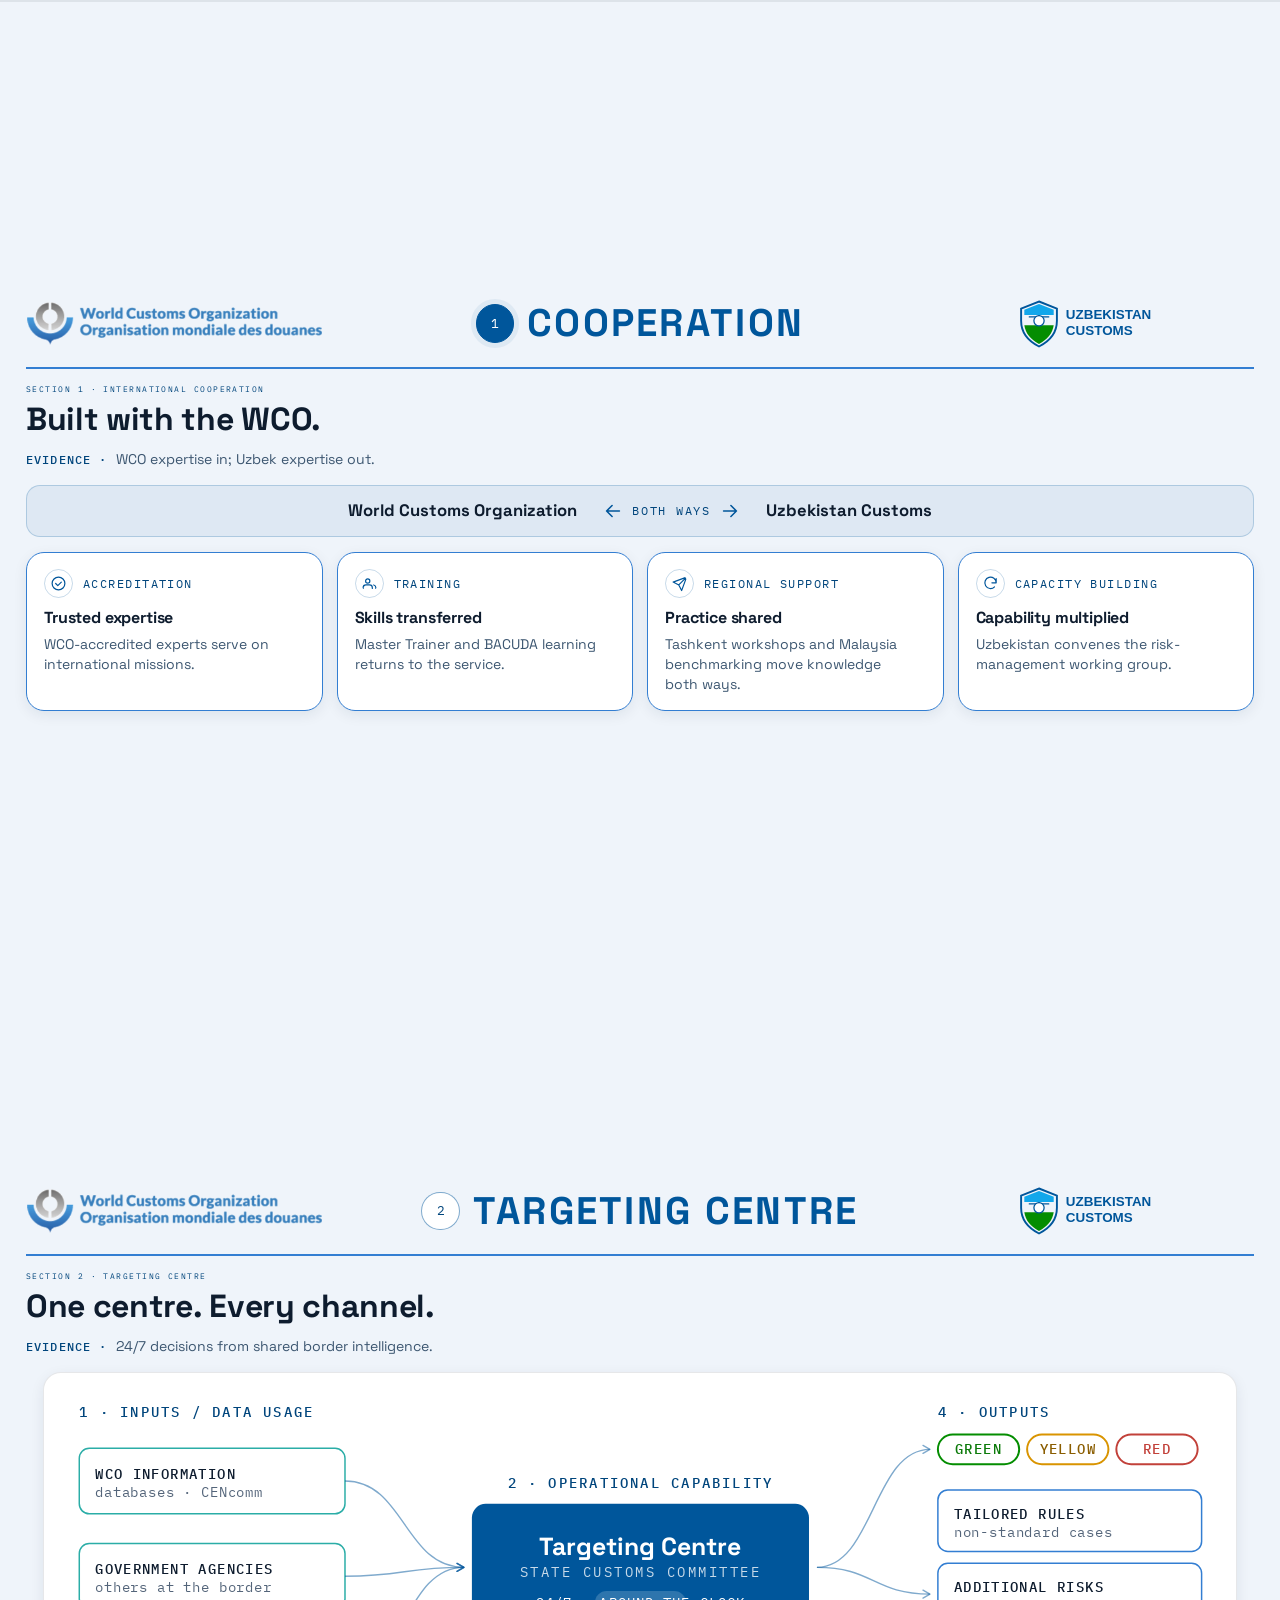
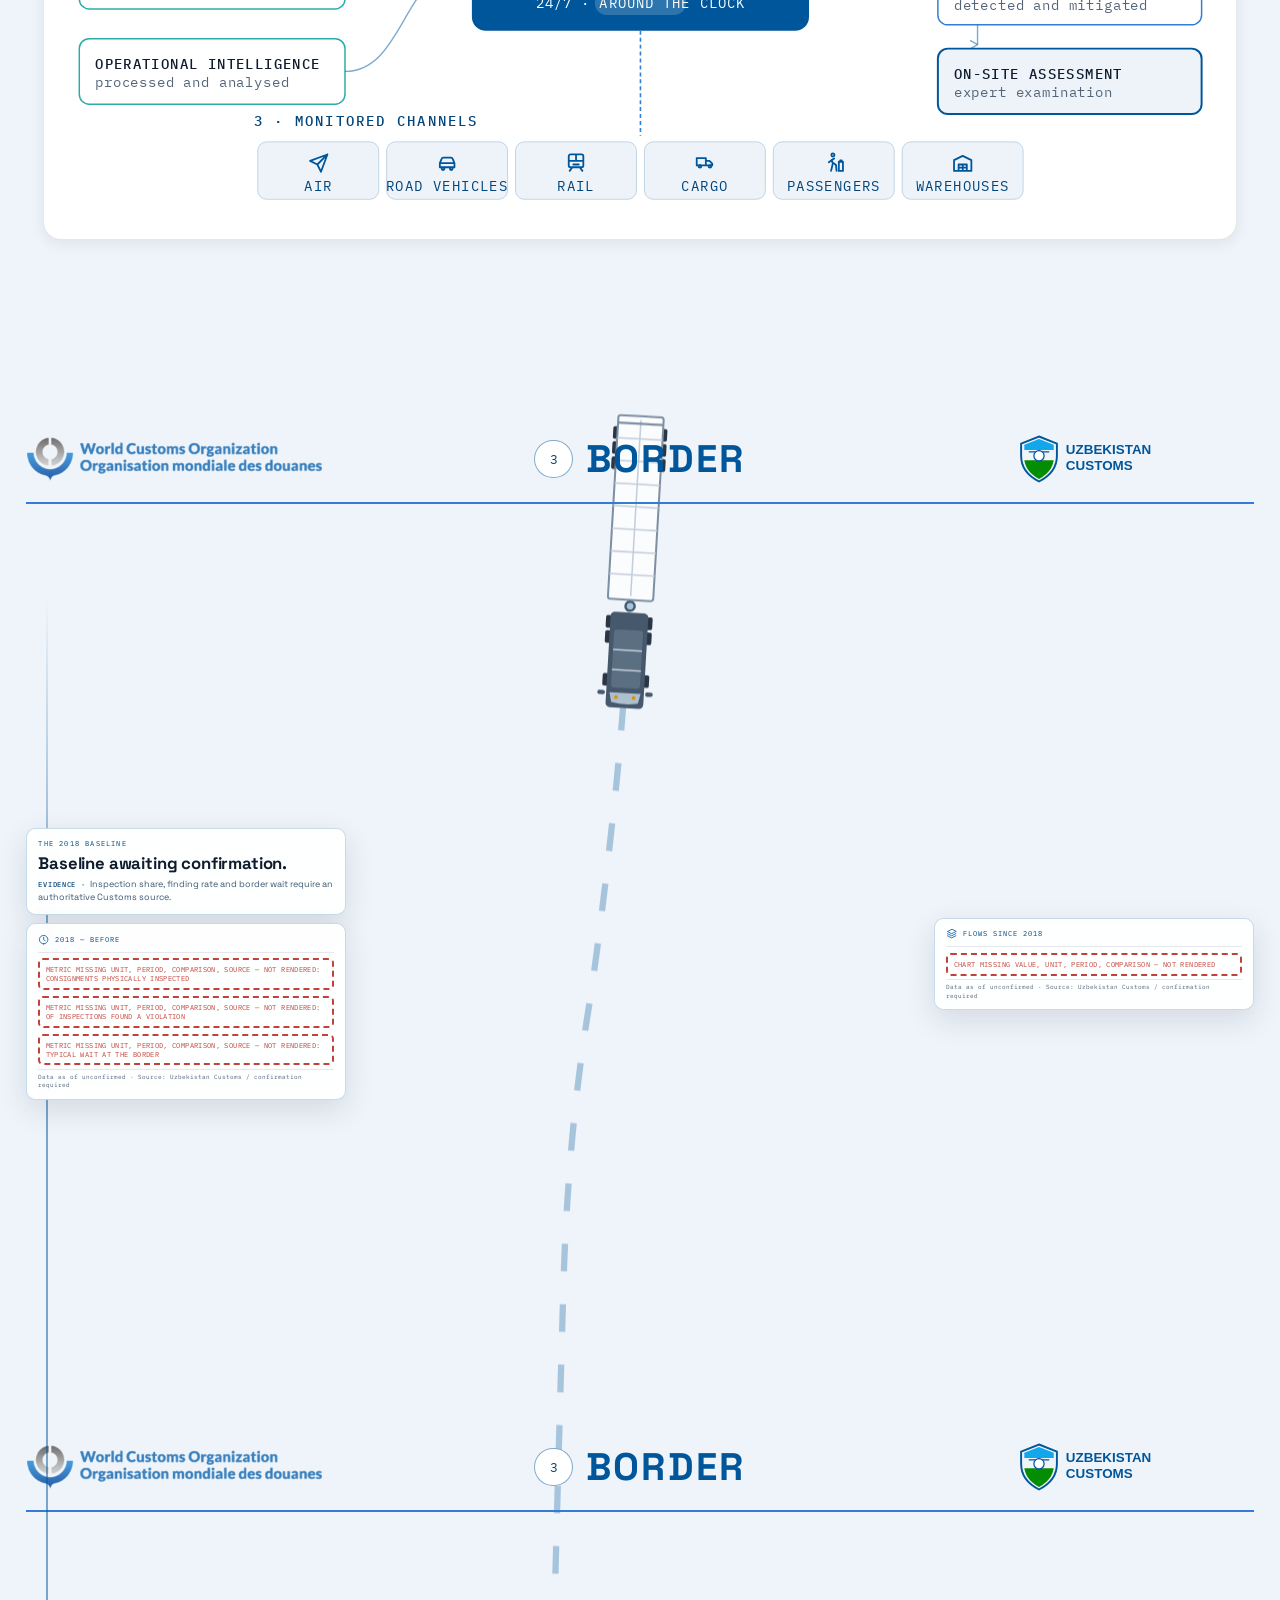
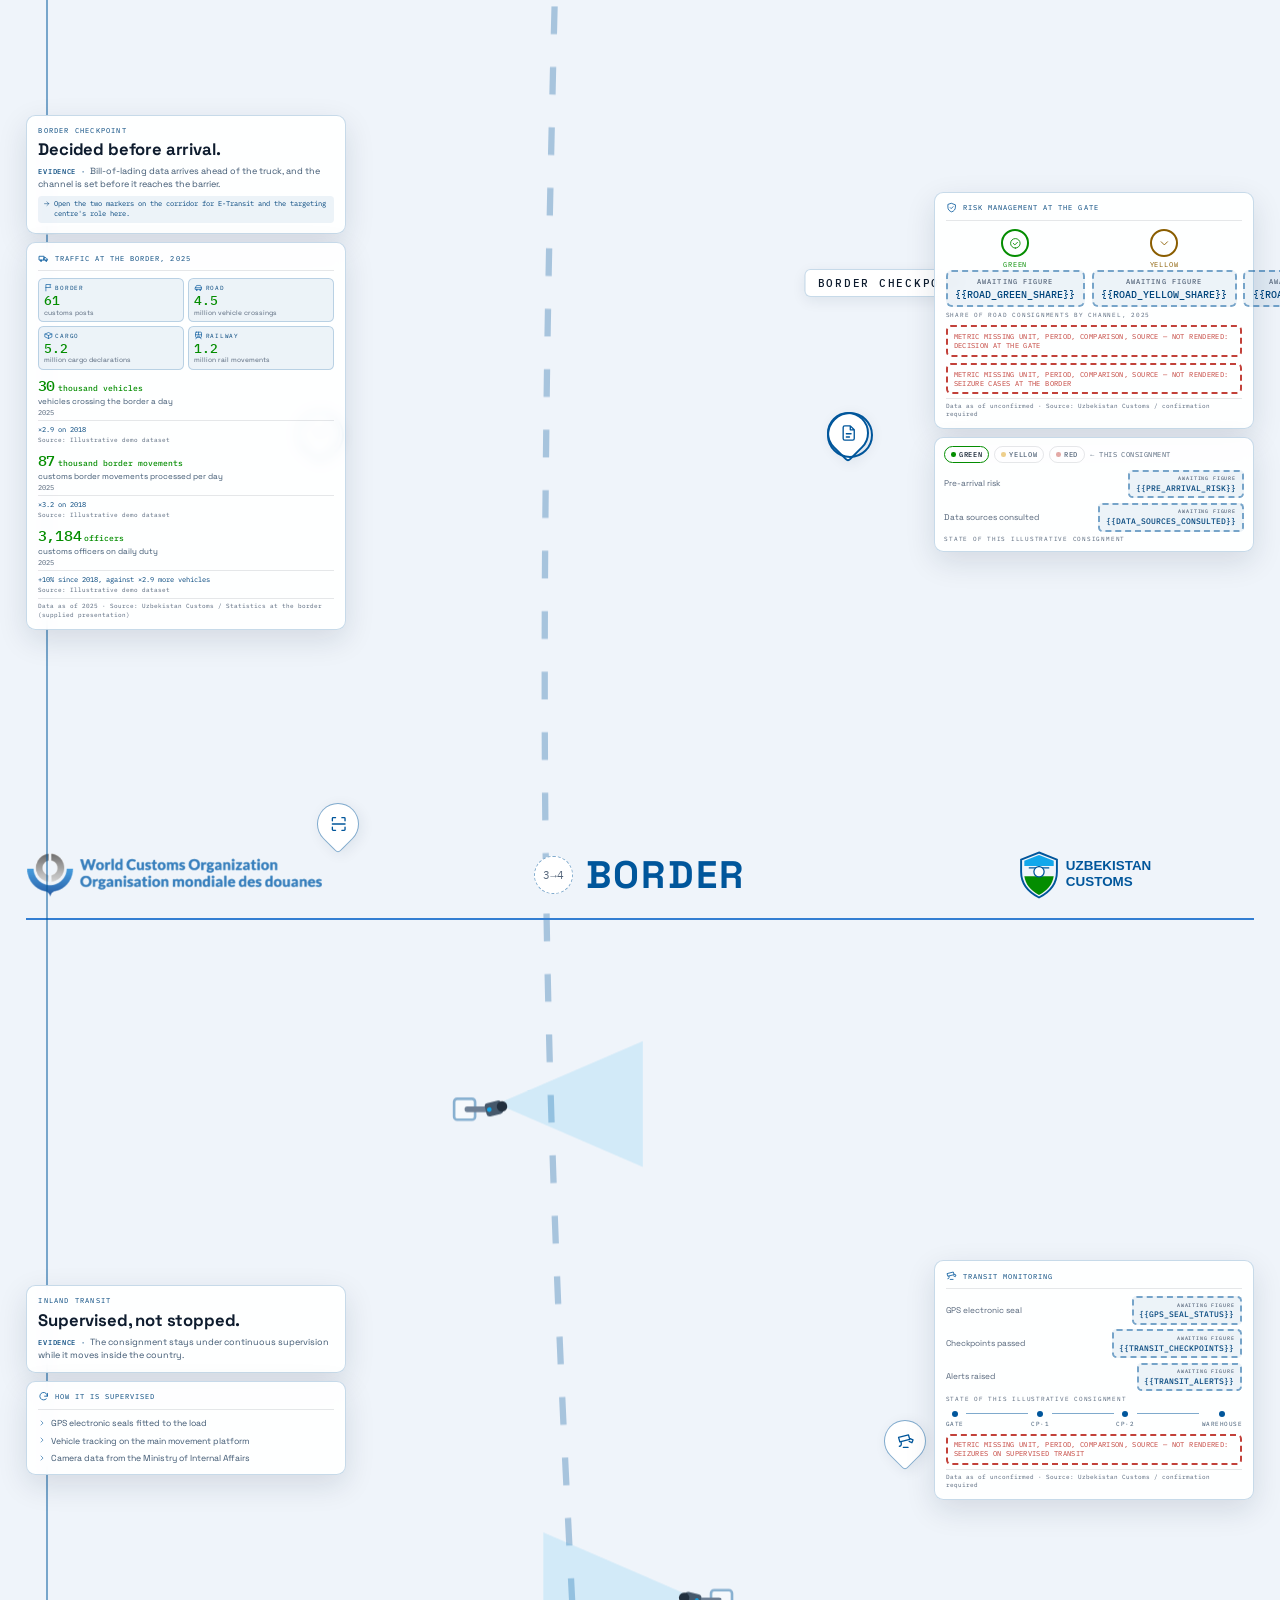
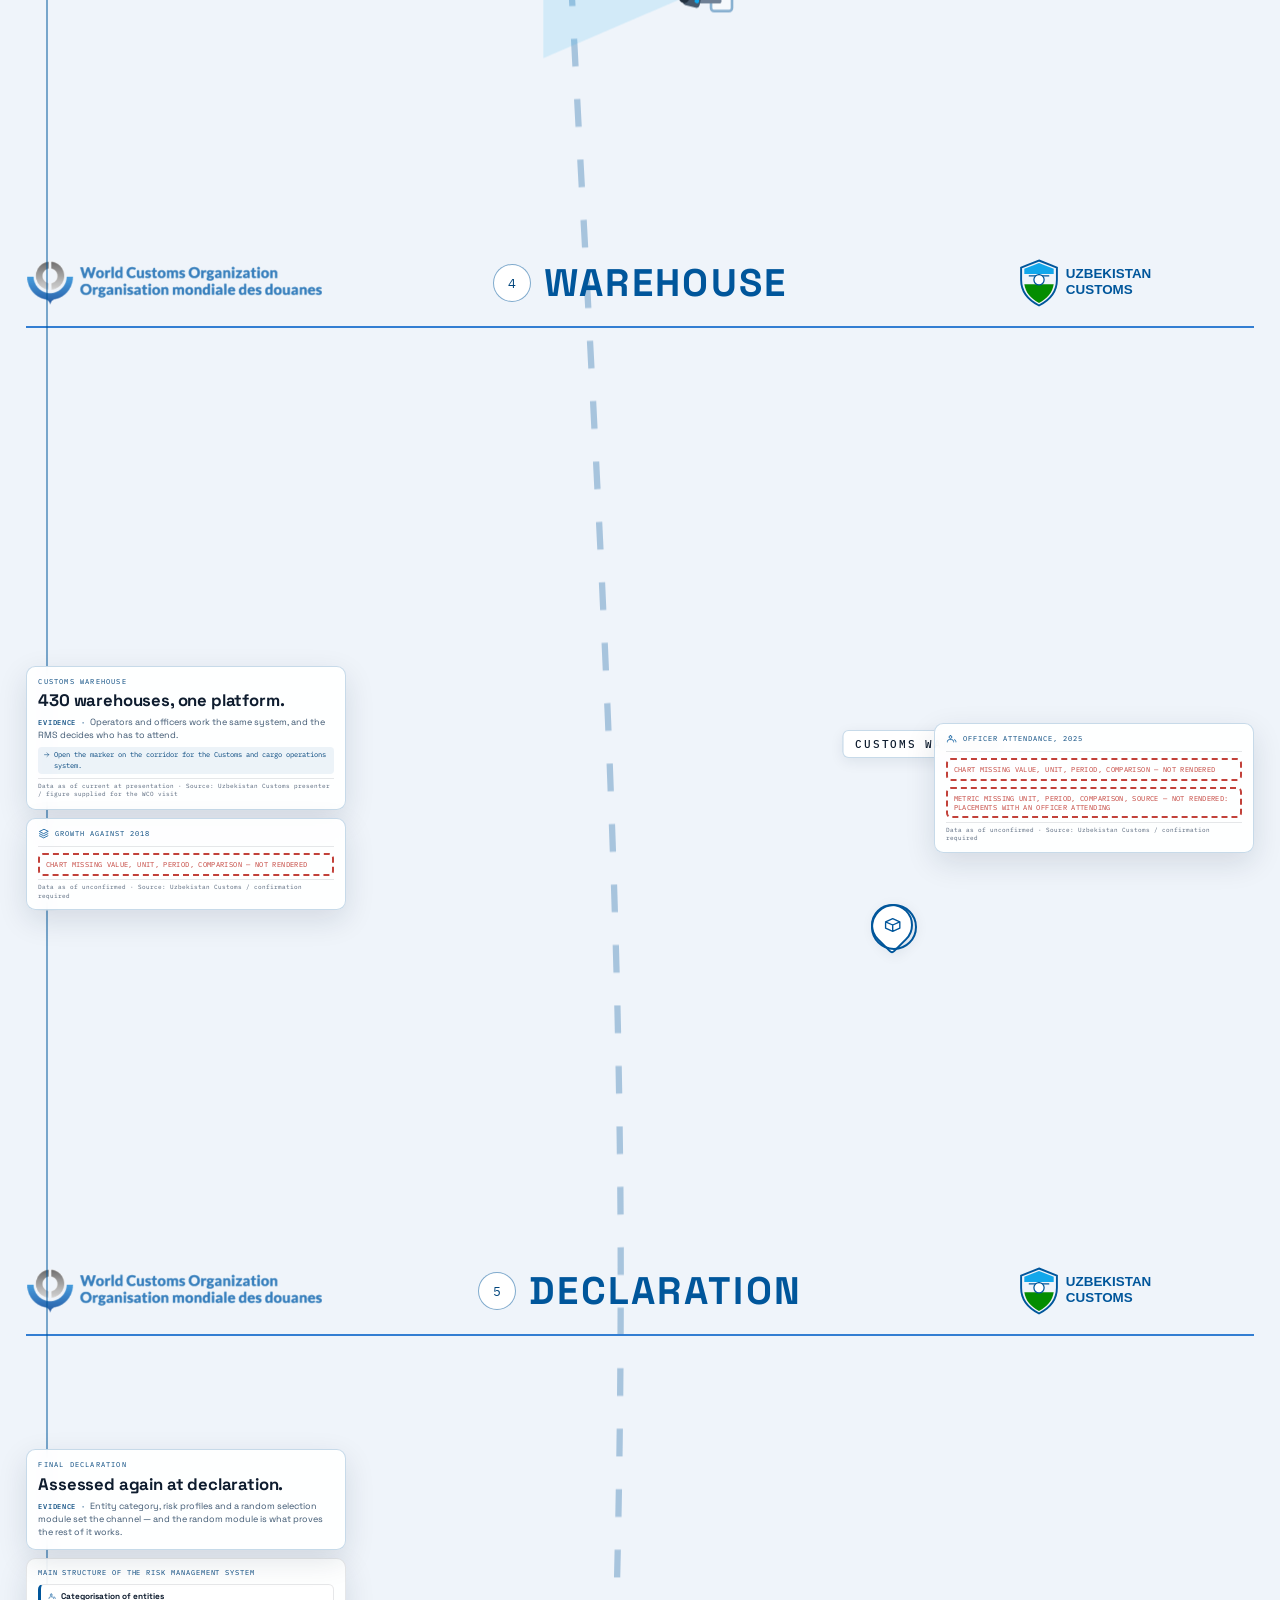
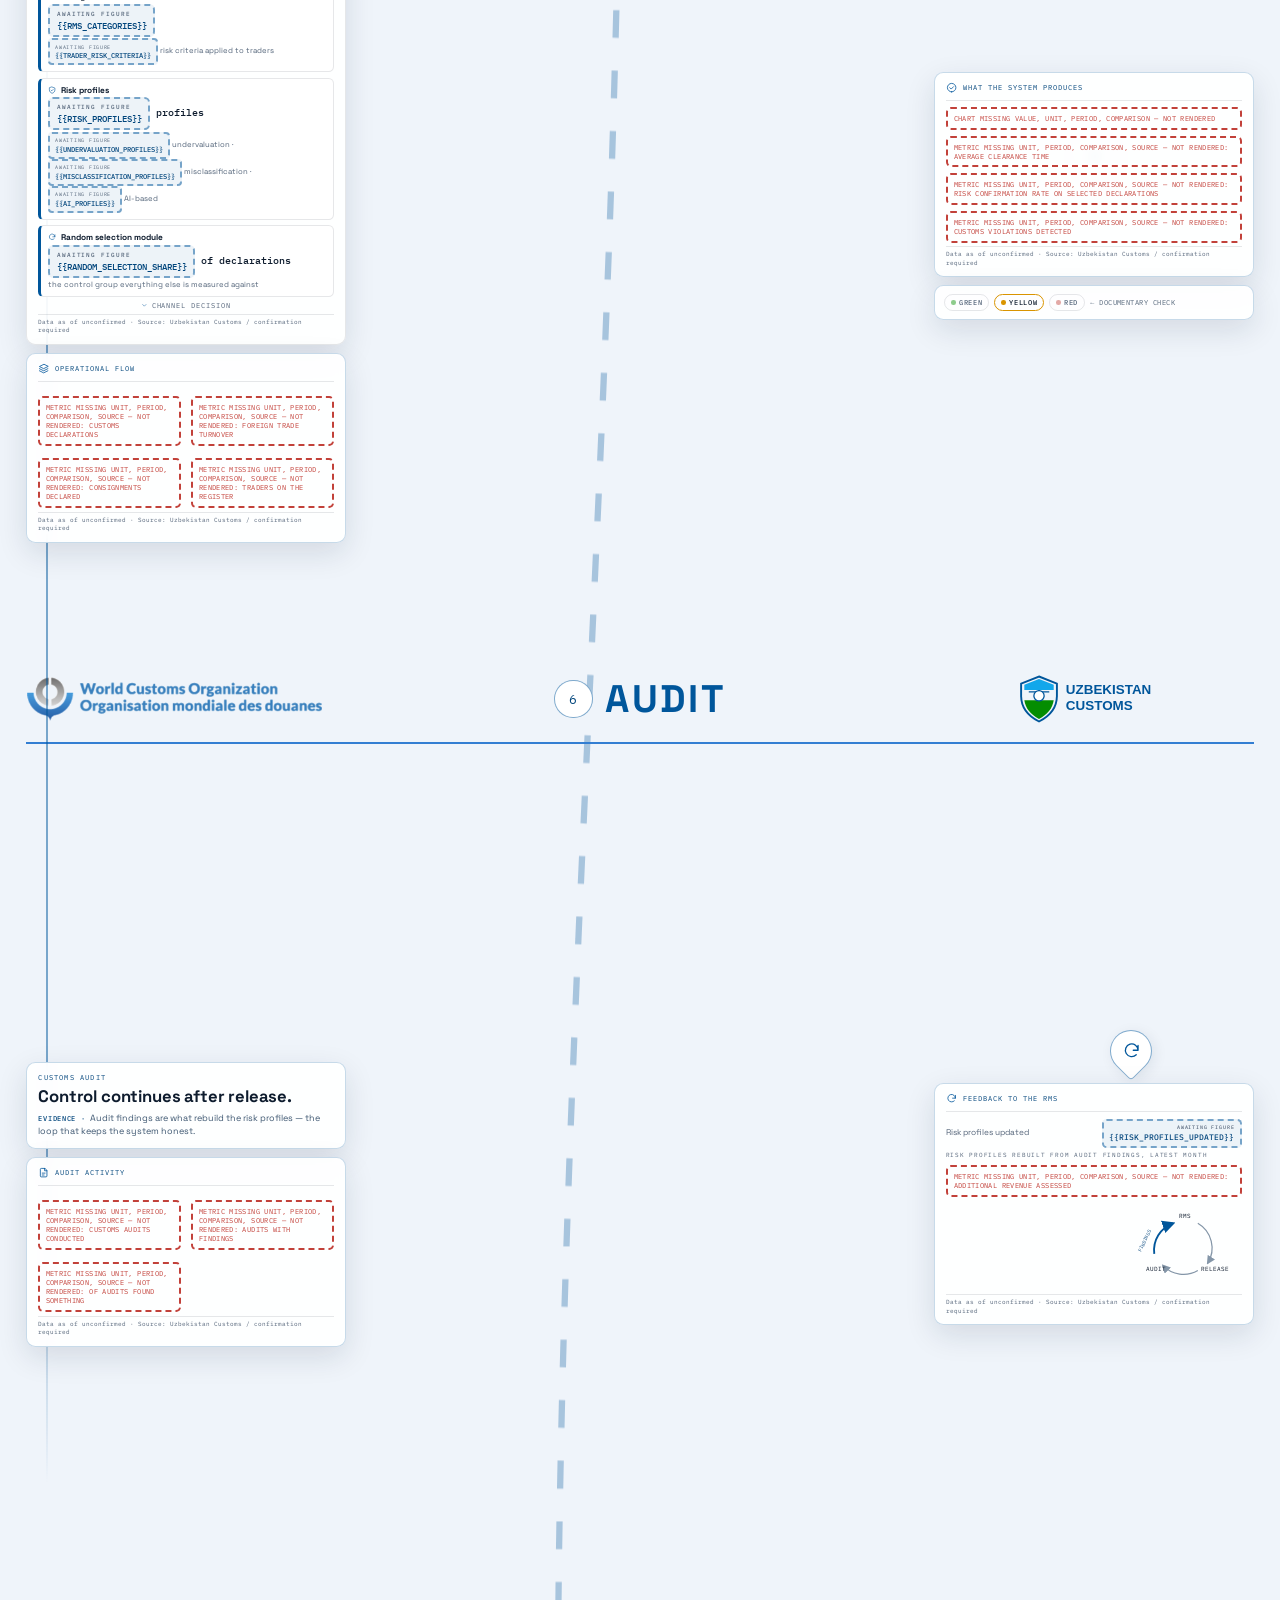
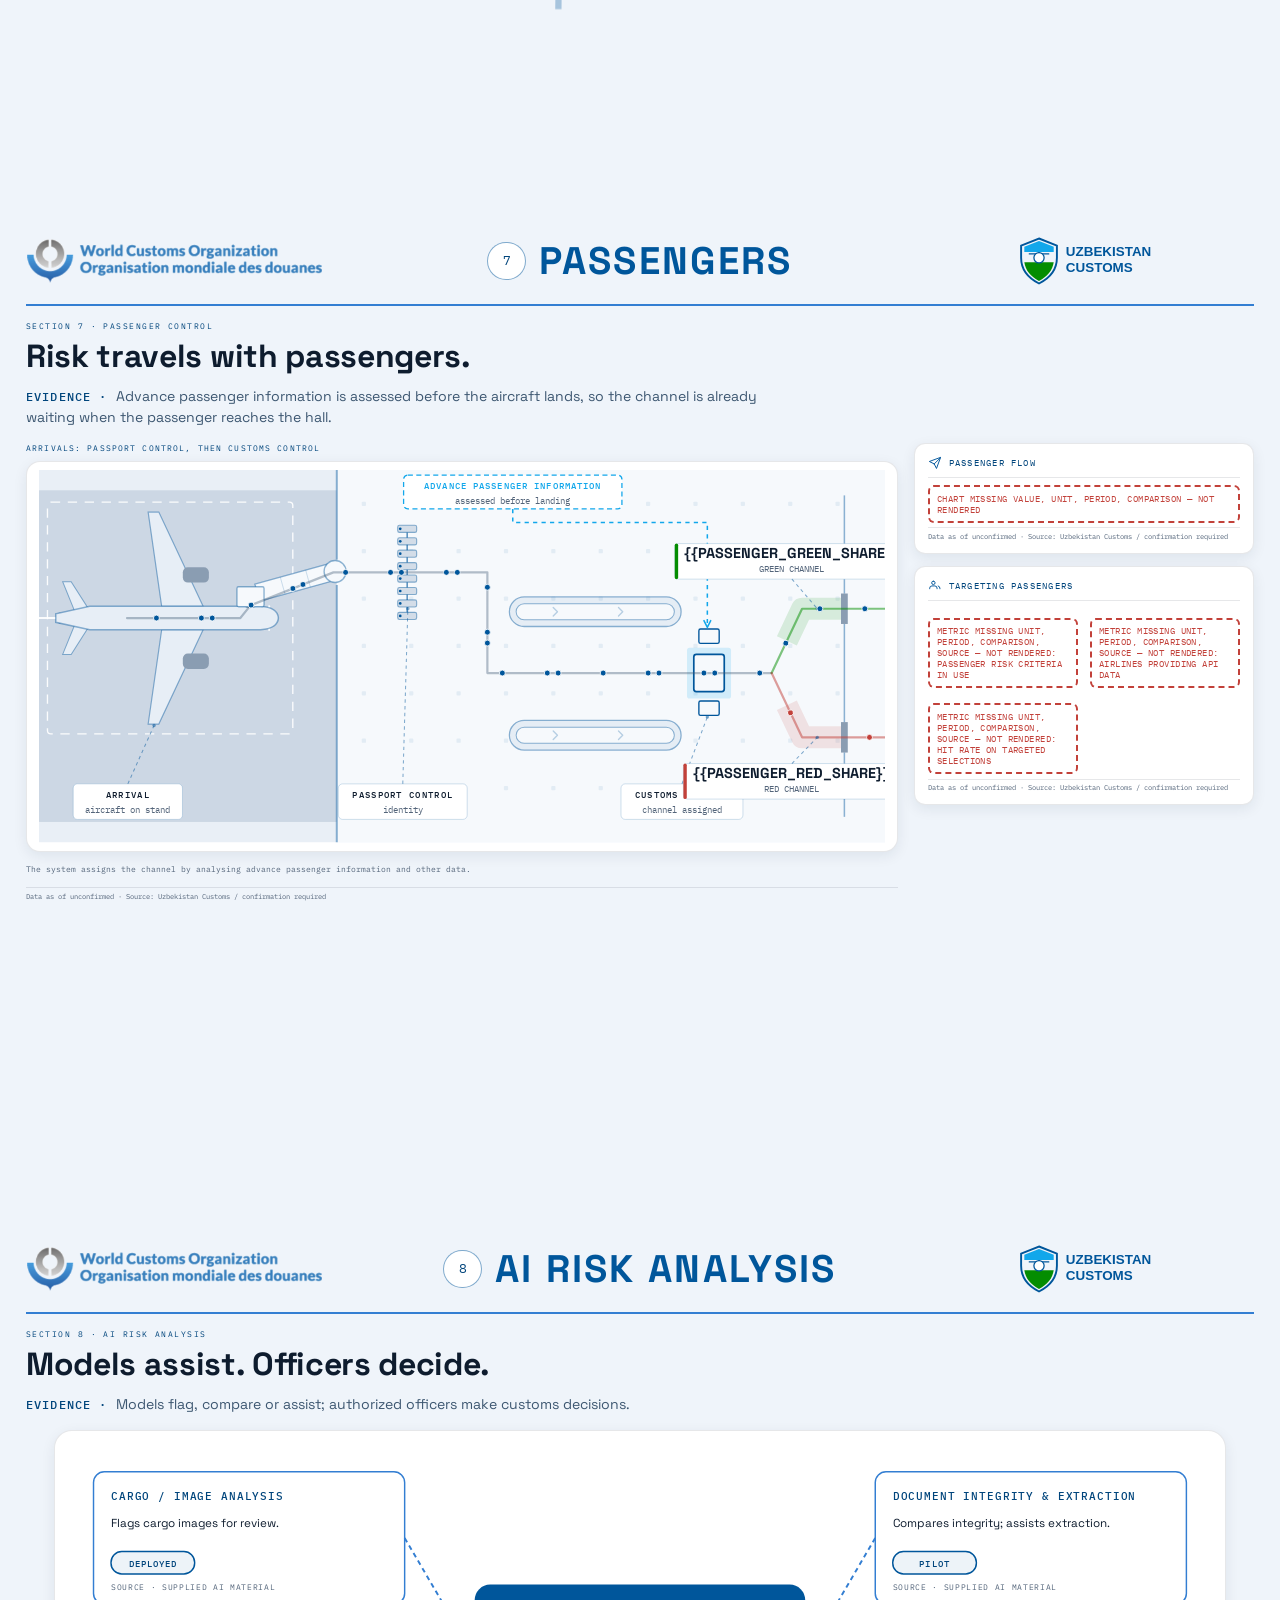
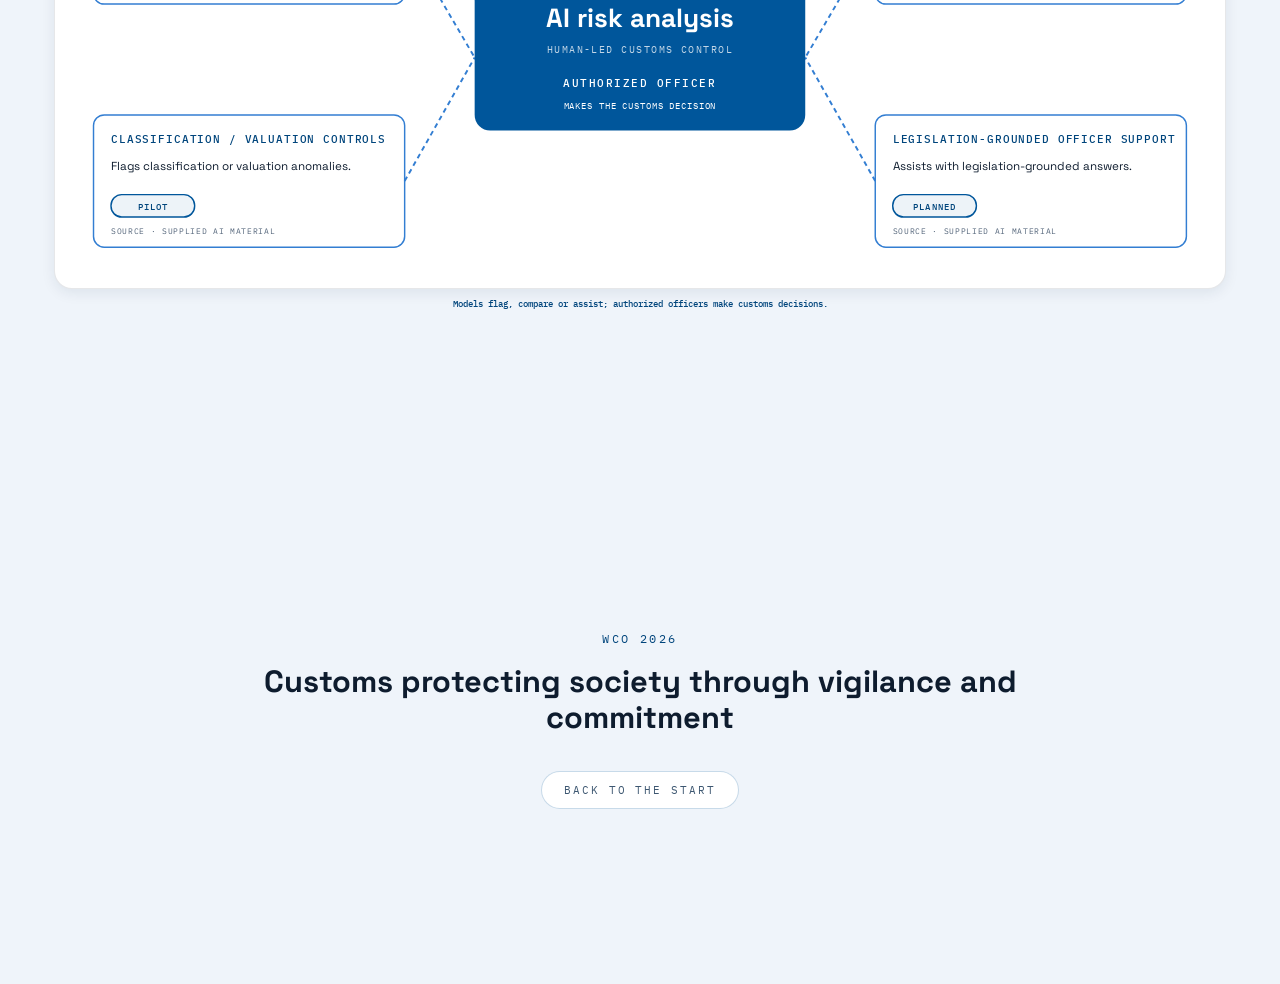
<file: index.html>
<!doctype html>
<html lang="en">
<head>
<meta charset="utf-8">
<!-- No network after load, structurally: connect-src 'none'. The page runs
     identically from file:// and from a static host; the file: sources are
     inert on https. -->
<meta http-equiv="Content-Security-Policy" content="default-src 'none'; script-src 'self' 'unsafe-inline' file:; style-src 'self' 'unsafe-inline' file:; img-src 'self' data: file:; font-src 'self' data: file:; connect-src 'none'; object-src 'none'; base-uri 'none'; form-action 'none'">
<meta name="viewport" content="width=device-width, initial-scale=1">
<meta name="color-scheme" content="light">
<title>Risk management, end to end · Uzbekistan Customs</title>
<link rel="icon" href="data:,">
<link rel="stylesheet" href="styles.css">
<!-- The four static scenes. Scoped to .scene/.tgc/.etx/.cco/.air; they add
     no rule that any other section can see. -->
<link rel="stylesheet" href="sections/scene-core.css">
<link rel="stylesheet" href="sections/targeting.css">
<link rel="stylesheet" href="sections/etransit.css">
<link rel="stylesheet" href="sections/cco.css">
<link rel="stylesheet" href="sections/ai-risk.css">
</head>
<body data-beat="cooperation" data-section="1" data-view="journey">

<div id="progress" aria-hidden="true"><i></i></div>

<!-- Sections 1 and 2 are screens, not places on the road. -->
<div id="screens-before"></div>

<main id="journey" aria-label="Border to audit corridor">
  <!-- The stage carries the corridor art and everything pinned to it. app.js
       sizes and centres it so that one corridor row is exactly one viewport
       tall: the art is cropped left and right — where the plates are quiet by
       design — rather than the sections being cut short. -->
  <div id="stage">
    <div id="corridor" aria-hidden="true"></div>
    <!-- page-space overlay: everything inside uses 1600x4800 corridor coordinates -->
    <div id="overlay-space" aria-hidden="true">
      <svg id="route-layer" xmlns="http://www.w3.org/2000/svg" viewBox="0 0 1600 4800"
           preserveAspectRatio="none" focusable="false"></svg>
      <div id="truck"></div>
    </div>
    <!-- pins and building captions live in screen space and are positioned in
         per-cent of the stage, so they keep a constant on-screen size at any
         viewport width -->
    <div id="labels" aria-hidden="true"></div>
    <div id="pins"></div>
  </div>
  <!-- the cards stay in viewport space, so they keep their gutters while the
       art crops behind them -->
  <div id="rows"><div id="spine" aria-hidden="true"></div></div>
</main>

<!-- Sections 7 and 8 are screens too. -->
<div id="screens-after"></div>

<!-- tail: the closing statement, and the scroll room the last beat needs -->
<section id="tail"></section>

<div id="overview" aria-label="Running order"></div>
<div id="modal" role="dialog" aria-modal="true" aria-label="Information system"></div>

<noscript><p style="color:#10201f;font-family:system-ui;padding:2rem">This presentation requires JavaScript (it runs fully offline).</p></noscript>

<!-- demoData first: the single source of every word and figure on screen -->
<script src="demo-data.js"></script>
<script src="plates.js"></script>
<!-- the scenes register themselves before app.js is parsed -->
<script src="sections/scene-core.js"></script>
<script src="sections/scene-data.js"></script>
<script src="sections/targeting.js"></script>
<script src="sections/etransit.js"></script>
<script src="sections/cco.js"></script>
<script src="sections/ai-risk.js"></script>
<script src="app.js"></script>
</body>
</html>
</file>
<file: styles.css>
/* =========================================================================
   Risk management, end to end.

   The corridor is a 1600x4800 page space drawn by app.js as six stacked
   sections of SVG — an ORTHOGRAPHIC PLAN of the route, seen from directly
   above. #stage holds that exact aspect, and app.js sizes it so one row covers
   the viewport — the art overflows sideways rather than the sections being cut
   short. #overlay-space inside it is scaled from page units to CSS pixels, so
   the route, the truck, the map pins, the cameras and the building captions
   are all authored in corridor coordinates and nothing else needs to know
   about the scale. The cards in #rows stay in viewport space.

   The page carries no bars: it is the presentation surface itself, and the
   running order, the sections and the beats are on the keyboard.

   The page is LIGHT, and so is the corridor: a plan is a drawing on paper, not
   a scene with a sky in it. Every colour lives in the tokens below; a value
   written literally anywhere else in this file is a bug waiting for the next
   repaint. The corridor art now holds that rule too — it used to be generated
   JPEGs with their palette duplicated in a Python file, and it is now SVG that
   takes every fill and stroke from the classes at the foot of this section.
   ========================================================================= */

/* ---- faces (self-hosted, OFL; no network after load) -------------------- */
@font-face {
  font-family: "Space Grotesk";
  src: url("assets/fonts/space-grotesk-var.woff2") format("woff2");
  font-weight: 300 700; font-style: normal; font-display: swap;
}
@font-face {
  font-family: "IBM Plex Mono";
  src: url("assets/fonts/ibm-plex-mono-400.woff2") format("woff2");
  font-weight: 400; font-style: normal; font-display: swap;
}
@font-face {
  font-family: "IBM Plex Mono";
  src: url("assets/fonts/ibm-plex-mono-500.woff2") format("woff2");
  font-weight: 500; font-style: normal; font-display: swap;
}

/* ---- tokens -------------------------------------------------------------- */
/* The palette is the official deck's, sampled from the slides rather than
   guessed: --brand #00569b is the blue every title, label and card outline on
   those slides is set in, and --green #048d01 is the colour every headline
   FIGURE is set in. That division is also the accessibility division, and it
   was measured, not assumed: --brand clears 7.3:1 on white and is safe at any
   size, --green clears 3.9:1 and is therefore a MARK and BIG-FIGURE colour
   only, with --green-ink as its text-safe partner. Same rule as --brand-ink
   and --cyan-ink. --ink-faint is the smallest type on the page and clears
   4.5:1 against both the panel and the ground. The series colours were run
   through a colour-vision-deficiency check as a set. */
:root {
  --bg: #eff4fa;
  --panel: rgba(255, 255, 255, 0.93);
  --panel-solid: #ffffff;
  --bar: rgba(248, 251, 255, 0.93);
  --stroke: rgba(0, 86, 155, 0.22);
  --stroke-strong: rgba(0, 86, 155, 0.5);
  --hair: rgba(14, 28, 46, 0.1);
  --ink: #0e1c2e;
  --ink-soft: #3d5771;
  --ink-faint: #54657a;
  --brand: #00569b;
  --brand-ink: #00457c;
  --brand-wash: rgba(0, 86, 155, 0.07);
  --brand-line: #337ed2;      /* the deck's card outline */
  --brand-sky: #12a7eb;       /* the deck's chart and area blue */
  --navy: #183e69;
  --cyan: #2bada7;
  --cyan-ink: #10706c;
  --green: #048d01;           /* figures and marks only — 3.9:1 */
  --green-ink: #0b7a09;       /* the text-safe partner — 5.6:1 */
  --yellow: #d99400;
  --yellow-ink: #8a5d00;
  --red: #c2413a;
  --amber: #a8690f;
  --amber-wash: #fdf4e3;
  --series-a: #00569b;
  --series-b: #12a7eb;
  --series-n: #8496a8;
  /* The corridor, drawn as a plan. One family with the cards — blue, white and
     grey — because the art and the panels are now the same document. Nothing
     here is green, and nothing is lit: a plan has no sun. */
  --plan-ground: #e9eff6;
  --plan-parcel: rgba(0, 86, 155, 0.07);
  --plan-verge: #dee6ef;
  --plan-shoulder: #c3d0de;
  --plan-road: #aebdcd;
  --plan-mark: rgba(255, 255, 255, 0.92);
  --plan-apron: #ccd7e4;
  --plan-bay: rgba(0, 86, 155, 0.17);
  --plan-built: #f6f9fc;
  --plan-built-line: rgba(0, 86, 155, 0.44);
  --plan-opening: #8a9db2;
  --plan-island: #d3dde8;
  --plan-parked: #e7eef6;
  --plan-city: rgba(0, 86, 155, 0.08);
  --scrim: rgba(233, 239, 247, 0.96);
  --veil: rgba(239, 244, 250, 0.7);
  --shadow: 0 10px 30px rgba(14, 34, 60, 0.12);
  --shadow-soft: 0 4px 14px rgba(14, 34, 60, 0.08);
  --font-display: "Space Grotesk", "Segoe UI", system-ui, sans-serif;
  --font-mono: "IBM Plex Mono", "Cascadia Mono", ui-monospace, Menlo, monospace;
  --radius: 14px;
  --card-radius: 18px;        /* the deck's card corner */
  --pad: 26px;
  --col-l: clamp(272px, 25vw, 430px);
  --col-r: clamp(272px, 25vw, 430px);
  --badge: 42px;
  --masthead-logo-h: clamp(32px, 4.2vw, 54px);
  --masthead-gap: clamp(10px, 1.5vw, 24px);
  --masthead-space: clamp(10px, 1.8vh, 18px);
}

/* ---- base ---------------------------------------------------------------- */
* { margin: 0; padding: 0; box-sizing: border-box; }
html { scroll-behavior: smooth; }
body {
  background: var(--bg);
  color: var(--ink);
  font-family: var(--font-display);
  overflow-x: hidden;
  -webkit-font-smoothing: antialiased;
}
body[data-view="overview"], body[data-view="modal"] { overflow: hidden; }
button { font: inherit; color: inherit; background: none; border: 0; cursor: pointer; }
button:focus-visible, a:focus-visible { outline: 2px solid var(--brand); outline-offset: 3px; }
img { display: block; }
h2, h3 { font-weight: 700; letter-spacing: -0.01em; }

/* A table of the same numbers, for screen readers and for anyone who would
   rather read them than look at them. Never rendered visually. The clip has to
   sit on a block wrapper: `overflow` does not apply to a table box, so hiding
   the <table> itself leaves it laying out at full width. */
.sr-only { position: absolute; width: 1px; height: 1px; overflow: hidden;
  clip-path: inset(50%); white-space: nowrap; }

/* ---- scroll progress ------------------------------------------------------ */
#progress { position: fixed; inset: 0 0 auto 0; height: 2px; z-index: 60;
  background: rgba(14, 28, 46, 0.08); }
#progress i { display: block; height: 100%; width: 0;
  background: linear-gradient(90deg, var(--brand), var(--brand-ink)); }

/* ---- corridor ------------------------------------------------------------- */
/* --sec-h and --rows are set by app.js from JOURNEY; the height of #journey and
   the width and offset of #stage are set on every resize by layoutStage(). */
#journey { position: relative; width: 100%;
  /* the art is fitted like object-fit: cover — tall enough that one row covers
     the viewport, and wider than the viewport by whatever that costs. Clipped,
     not scrolled: `clip` cannot swallow the page's scroll the way `hidden`
     would, and the clip margin leaves the cards' shadows room to spill. */
  overflow-x: clip; overflow-clip-margin: 40px; }
/* One wrapper carries the whole page-space -> screen mapping, so the plates,
   the route, the consignment, the pins and the captions cannot disagree about
   where 1600x4800 lands. #rows deliberately stays outside it, at viewport
   width, so the cards keep their gutters while the art crops behind them. The
   stage lets the pointer through; the live pins inside it take it back. */
#stage { position: absolute; top: 0; left: 0; width: 100%; height: 100%;
  pointer-events: none; }
#corridor { position: absolute; inset: 0; overflow: hidden; }
/* One <svg> per corridor row, each carrying viewBox="0 {row} 1600 800" over
   art authored once in whole-page coordinates, so the seams line up by
   construction. content-visibility is why the corridor is cut into rows at all:
   the rows that are off screen are not painted. */
#corridor svg { position: absolute; left: 0; width: 100%;
  top: var(--t, 0); height: var(--sec-h, 16.6667%);
  user-select: none; pointer-events: none;
  content-visibility: auto; contain-intrinsic-size: 1px 1px; }

/* ---- the corridor drawn as a plan ---- */
.plan-ground { fill: var(--plan-ground); }
.plan-parcel { fill: none; stroke: var(--plan-parcel); stroke-width: 1.5; }
.plan-verge { fill: var(--plan-verge); }
.plan-shoulder { fill: var(--plan-shoulder); }
.plan-road { fill: var(--plan-road); }
.plan-edge { fill: none; stroke: var(--plan-mark); stroke-width: 2.6; }
.plan-centre { fill: none; stroke: var(--plan-mark); stroke-width: 2.4; stroke-dasharray: 26 22; }
.plan-apron { fill: var(--plan-apron); }
.plan-bay { fill: none; stroke: var(--plan-bay); stroke-width: 1.6; }
.plan-built { fill: var(--plan-built); stroke: var(--plan-built-line); stroke-width: 2; }
.plan-built-line { fill: none; stroke: var(--plan-built-line); stroke-width: 1.5; }
.plan-opening { fill: var(--plan-opening); }
.plan-island { fill: var(--plan-island); stroke: var(--plan-built-line); stroke-width: 1.4; }
.plan-booth { fill: var(--plan-built); stroke: var(--brand); stroke-width: 1.8; }
.plan-barrier { fill: var(--red); }
/* a canopy is drawn as the ground it covers, which is why it is dashed */
.plan-canopy { fill: none; stroke: var(--plan-built-line); stroke-width: 2;
  stroke-dasharray: 12 9; }
.plan-span { fill: none; stroke: var(--plan-built-line); stroke-width: 3;
  stroke-dasharray: 10 8; }
.plan-pier { fill: var(--plan-built); stroke: var(--plan-built-line); stroke-width: 1.6; }
.plan-scanner { fill: var(--brand-sky); opacity: 0.16; }
.plan-parked { fill: var(--plan-parked); stroke: var(--plan-built-line); stroke-width: 1.8; }
.plan-parked-line { fill: none; stroke: var(--plan-built-line); stroke-width: 1.4; }
.plan-cab { fill: #9fb0c2; }
.plan-container { fill: var(--plan-parked); stroke: var(--plan-built-line); stroke-width: 1; }
.plan-city rect { fill: var(--plan-city); }

/* page-space overlay: 1600x4800 units, scaled to CSS px by app.js.
   Promoted to its own compositor layer. Without this the route, chevrons and
   truck repaint on every scroll frame — the layer spans the whole corridor, so
   that repaint alone doubled the frame time. */
#overlay-space { position: absolute; left: 0; top: 0;
  transform-origin: 0 0; pointer-events: none; will-change: transform; }
#route-layer { position: absolute; left: 0; top: 0; }
.route-track { fill: none; stroke: rgba(0, 86, 155, 0.3); stroke-width: 5; stroke-dasharray: 22 26; }
.route-halo { fill: none; stroke: var(--brand); stroke-width: 12; stroke-linecap: round; opacity: 0.14; }
.route-glow { fill: none; stroke: var(--brand); stroke-width: 3.4; stroke-linecap: round; opacity: 0.75; }
.chev { fill: none; stroke: var(--brand-sky); stroke-width: 7; stroke-linecap: round; stroke-linejoin: round;
  opacity: 0; animation: chev 2.6s linear infinite; }
@keyframes chev { 0% { opacity: 0; } 22% { opacity: 0.72; } 55% { opacity: 0.16; } 100% { opacity: 0; } }

/* Roadside cameras on the transit passage (JOURNEY.cameras). Drawn by the page
   in the corridor's own units, so it holds its scale at any viewport width. In
   plan a camera is a pad, an arm over the shoulder and the cone of carriageway
   it watches — which is more legible than the mast it used to be. */
.cctv-pad { fill: var(--plan-built); stroke: var(--plan-built-line); stroke-width: 0.05; }
.cctv-mast { fill: #6f8095; }
.cctv-body { fill: #46586b; }
.cctv-lens { fill: #22303f; }
.cctv-dot { fill: var(--brand-sky); }
.cctv-cone { fill: var(--brand-sky); opacity: 0.13; }
/* the 2018 frame runs with the corridor's instrumentation off, cameras included */
body[data-beat="baseline2018"] .cctv-flow { opacity: 0; }
.cctv-flow { transition: opacity 0.8s ease; }

/* The 2018 frame: on the first corridor beat the corridor's teal
   instrumentation is off, and it cross-fades on as the modern system comes in.
   Driven by body[data-beat], which app.js writes only when the beat actually
   changes — nothing here costs anything per frame. */
.chev-flow, .route-line { transition: opacity 0.8s ease; }
body[data-beat="baseline2018"] .chev-flow,
body[data-beat="baseline2018"] .route-line { opacity: 0; }

/* The consignment: an articulated goods vehicle seen from above, 36 x 232 page
   units — 2.55 m by 16.5 m at the corridor's 14 units to the metre. It does not
   bob. A vehicle bouncing on the spot is a cartoon device, and this one is an
   object on a drawing; the bob keyframes are gone rather than merely paused
   under prefers-reduced-motion. */
#truck { position: absolute; left: 0; top: 0; width: 0; height: 0; }
.truck-body { position: absolute; }
.truck-variant { position: absolute; left: 0; top: 0; opacity: 0; transition: opacity 0.3s linear; }
.truck-variant.is-on { opacity: 1; }
.hgv-tractor { fill: #46586b; }
.hgv-cab { fill: #5b6f83; }
.hgv-glass { fill: #aebfd0; }
.hgv-mirror { fill: #46586b; }
.hgv-wheel { fill: #2b3644; }
.hgv-beacon { fill: var(--yellow); }
.hgv-coupling { fill: none; stroke: #46586b; stroke-width: 2; }
.hgv-trailer { fill: #fbfcfe; stroke: #7d8fa3; stroke-width: 1.6; }
.hgv-seam { fill: none; stroke: #c3cedb; stroke-width: 1.2; }
.hgv-rib { fill: none; stroke: #c3cedb; stroke-width: 1.2; }
.hgv-doors { fill: none; stroke: #7d8fa3; stroke-width: 1.8; }
.hgv-scan { fill: none; stroke: var(--brand); stroke-width: 2.6; }
.hgv-scan-dot { fill: var(--brand); }
.hgv-seal { fill: var(--amber); }
.hgv-seal-ink { fill: none; stroke: var(--amber-wash); stroke-width: 2; }

/* map pins: positioned in per-cent of the corridor, sized in CSS pixels */
#pins { position: absolute; inset: 0; pointer-events: none; }
.pin { position: absolute; transform: translate(-50%, -100%); display: flex;
  flex-direction: column; align-items: center; gap: 5px; }
.pin .pin-body { width: 42px; height: 42px; border-radius: 50% 50% 50% 4px;
  transform: rotate(-45deg); background: var(--panel-solid);
  border: 1.5px solid var(--stroke-strong); display: grid; place-items: center;
  box-shadow: var(--shadow-soft); }
.pin svg { width: 19px; height: 19px; transform: rotate(45deg); color: var(--brand); }
.pin .pin-label { display: none; font-family: var(--font-mono); font-size: 10px;
  letter-spacing: 0.1em; text-transform: uppercase; color: var(--ink-soft);
  background: var(--panel-solid); border: 1px solid var(--hair); border-radius: 999px;
  padding: 4px 9px; white-space: nowrap; box-shadow: var(--shadow-soft); }
/* a pin that opens something is a control, and has to look like one */
.pin.is-live { pointer-events: auto; }
.pin.is-live .pin-body { border-color: var(--brand); border-width: 2px; }
.pin.is-live::after { content: ""; position: absolute; top: 0; left: 50%; width: 42px; height: 42px;
  margin-left: -21px; border-radius: 50%; border: 2px solid var(--brand);
  animation: ping 2.4s ease-out infinite; pointer-events: none; }
@keyframes ping { 0% { transform: scale(0.8); opacity: 0.7; }
                  70%, 100% { transform: scale(1.7); opacity: 0; } }
.pin.is-live:hover .pin-label, .pin.is-live:focus-visible .pin-label { display: block; }
.pin.is-live:hover .pin-body { background: var(--brand); }
.pin.is-live:hover svg { color: #fff; }

/* building captions over the plate: centred on the middle of the building's own
   roofline (see JOURNEY.labels), so the words read as a sign on the building
   instead of a tag hanging in the sky above it */
#labels { position: absolute; inset: 0; pointer-events: none; }
.blabel { position: absolute; transform: translate(-50%, -50%); display: flex;
  flex-direction: column; align-items: center; }
.blabel .bl-text { font-family: var(--font-mono); font-size: 11px; font-weight: 500;
  letter-spacing: 0.16em; text-transform: uppercase; color: var(--ink);
  background: var(--panel-solid); border: 1px solid var(--stroke);
  border-radius: 6px; padding: 6px 12px; white-space: nowrap; box-shadow: var(--shadow-soft); }

/* ---- tail ---------------------------------------------------------------- */
#tail { min-height: 56vh; display: flex; flex-direction: column; align-items: center;
  justify-content: center; gap: 18px; text-align: center;
  padding: 72px 24px 96px;
  background: linear-gradient(180deg, rgba(255, 255, 255, 0), var(--bg) 45%); }
#tail .t-theme { font-size: clamp(22px, 2.4vw, 38px); font-weight: 700; max-width: 780px; line-height: 1.15; }
#tail .t-sub { font-family: var(--font-mono); font-size: 12px; letter-spacing: 0.2em;
  text-transform: uppercase; color: var(--brand-ink); }
#tail .t-top { font-family: var(--font-mono); font-size: 11px; letter-spacing: 0.18em;
  border: 1px solid var(--stroke); border-radius: 999px; padding: 11px 22px; color: var(--ink-soft);
  background: var(--panel-solid); }


/* ---- shared institutional masthead ---------------------------------------- */
.masthead { grid-column: 1 / -1; display: grid;
  grid-template-columns: minmax(150px, 1fr) minmax(0, 2fr) minmax(150px, 1fr);
  align-items: center; gap: var(--masthead-gap); width: 100%;
  padding-bottom: var(--masthead-space); border-bottom: 2px solid var(--brand-line); }
.masthead-logo { width: 100%; height: var(--masthead-logo-h); max-width: 100%;
  object-fit: contain; }
.masthead-logo-wco { justify-self: start; }
.masthead-logo-customs { justify-self: end; }
.masthead-identity { min-width: 0; display: flex; align-items: center;
  justify-content: center; gap: clamp(9px, 1vw, 16px); text-align: center; }
.masthead-title { color: var(--brand); font-size: clamp(25px, 3vw, 48px);
  font-weight: 700; letter-spacing: 0.06em; line-height: 0.95; text-transform: uppercase; }
.masthead-beat.step-n { width: clamp(30px, 3vw, var(--badge));
  height: clamp(30px, 3vw, var(--badge)); font-size: clamp(12px, 1vw, 16px);
  box-shadow: none; }
.masthead-compact { --masthead-logo-h: 30px; --masthead-space: 9px;
  grid-template-columns: minmax(110px, 1fr) minmax(0, 2fr) minmax(110px, 1fr);
  margin-bottom: 18px; }
.masthead-compact .masthead-title { font-size: clamp(18px, 2.3vw, 27px); }
.masthead-compact .masthead-beat.step-n { width: 28px; height: 28px; font-size: 11px; }

/* ---- corridor rows -------------------------------------------------------- */
/* A corridor row is 800 * k tall, where k is the cover scale layoutStage()
   works out — and k is never less than viewportWidth / 1600, so a row is never
   shorter than the (100vw / 1600) * 800 it used to be. That is why the content
   inside it is still keyed to viewport WIDTH: 0.781vw is exactly the factor
   that kept content height and row height in step under the old law, so it
   cannot overflow under the new one. Keying it to the row's height instead
   would grow the type inside columns that are still clamped in pixels, which
   rewraps taller and spills. The row carries the slack instead. */
/* #rows covers the whole corridor and is painted after #pins, so a row's own
   box used to take every click aimed at a marker under it. The row grid is a
   layout, not a surface: it lets the pointer through, and the things inside it
   that are actually there to be read or used take it back. */
#rows { position: absolute; inset: 0; display: grid;
  grid-template-rows: repeat(var(--rows, 6), minmax(0, 1fr)); pointer-events: none; }
#rows .glass, #rows .structure, #rows .step-n { pointer-events: auto; }
#spine { position: absolute; top: 3%; bottom: 3%;
  left: calc(var(--pad) + var(--badge) / 2 - 1px); width: 2px;
  background: linear-gradient(180deg, transparent, var(--stroke-strong) 6%,
              var(--stroke-strong) 94%, transparent); }
.row { display: grid; grid-template-columns: var(--col-l) 1fr var(--col-r);
  grid-template-rows: auto minmax(0, 1fr); align-items: center; padding: var(--masthead-space) var(--pad);
  column-gap: 20px; row-gap: var(--masthead-space); min-height: 0;
  font-size: clamp(10px, 0.781vw, 15px); }
.step { grid-column: 1; grid-row: 2; display: flex; align-items: flex-start; gap: 1.07em; position: relative; }
.step-stack, .right-stack { display: flex; flex-direction: column; gap: 0.8em; min-width: 0; flex: 1; }
.panel-wrap { grid-column: 3; grid-row: 2; justify-self: end; width: 100%; max-width: 430px; }

.step-n { flex: none; width: var(--badge); height: var(--badge); border-radius: 50%;
  display: grid; place-items: center; background: var(--panel-solid);
  border: 1.5px solid var(--stroke-strong); font-family: var(--font-mono);
  font-size: 16px; color: var(--brand-ink); z-index: 1; box-shadow: var(--shadow-soft); }
/* a transition belongs to no section, and is badged so it cannot be mistaken
   for one */
.step-n.is-transition { font-size: 11px; letter-spacing: 0.02em; border-style: dashed;
  color: var(--ink-faint); }
.row.is-current .step-n, .screen.is-current .step-n { color: #fff; background: var(--brand);
  border-color: var(--brand); box-shadow: 0 0 0 5px var(--brand-wash); }
.row.is-current .step-n.is-transition, .screen.is-current .step-n.is-transition { color: #fff; }

/* The corridor cards take the deck's blue outline, but keep their em-based
   radius: everything laid over a corridor row is sized against the row's own
   clamp, and a pixel radius here would drift away from the row at width. */
.glass { background: var(--panel); border: 1.5px solid var(--stroke); border-radius: 0.93em;
  box-shadow: var(--shadow); -webkit-backdrop-filter: blur(6px); backdrop-filter: blur(6px); }

.card { padding: 1em 1.13em; }
.card .c-eyebrow, .sc-titles .c-eyebrow { font-family: var(--font-mono); font-size: 0.67em;
  letter-spacing: 0.18em; text-transform: uppercase; color: var(--brand-ink); }
.card .c-title { font-size: 1.67em; line-height: 1.12; margin-top: 0.4em; }
.card .c-text { font-size: 0.9em; line-height: 1.45; color: var(--ink-soft); margin-top: 0.53em;
  text-wrap: pretty; }
.card .c-note { font-family: var(--font-mono); font-size: 0.67em; line-height: 1.5;
  color: var(--ink-faint); margin-top: 0.67em; }
.card .c-hint { display: flex; align-items: flex-start; gap: 0.53em; margin-top: 0.67em;
  font-family: var(--font-mono); font-size: 0.7em; line-height: 1.45; color: var(--brand-ink);
  background: var(--brand-wash); border-radius: 0.53em; padding: 0.53em 0.67em; }
.card .c-hint svg { width: 1.05em; height: 1.05em; flex: none; margin-top: 0.1em; }
.cut { margin-top: 0.8em; border-radius: 0.67em; overflow: hidden; border: 1px solid var(--hair);
  position: relative; }
.cut img { width: 100%; height: auto; }
.card .cut img { max-height: 8.8em; object-fit: cover; object-position: 50% 42%; }
.cut figcaption { position: absolute; left: 0; right: 0; bottom: 0; padding: 0.4em 0.67em;
  font-family: var(--font-mono); font-size: 0.67em; letter-spacing: 0.14em; text-transform: uppercase;
  color: #eef3fa; background: linear-gradient(0deg, rgba(8, 18, 32, 0.82), transparent); }

/* ---- panels --------------------------------------------------------------- */
.panel { padding: 0.93em 1.07em; }
.panel.compact-panel { padding: 0.8em 0.93em; }
.panel .loop-motif { width: 11.2em; margin: 0.67em 0 0.13em auto; }
.panel .p-head { display: flex; align-items: center; gap: 0.6em; padding-bottom: 0.67em;
  border-bottom: 1px solid var(--hair); }
.panel .p-head svg { width: 1.13em; height: 1.13em; color: var(--brand); flex: none; }
.panel .p-head span { font-family: var(--font-mono); font-size: 0.73em; letter-spacing: 0.14em;
  text-transform: uppercase; color: var(--brand-ink); }
.facts { display: grid; gap: 0.47em; margin-top: 0.67em; }
.fact { display: flex; align-items: baseline; justify-content: space-between; gap: 0.8em; }
.fact .f-label { font-size: 0.83em; color: var(--ink-faint); }
.fact .f-value { font-family: var(--font-mono); font-size: 0.87em; font-weight: 500; color: var(--ink);
  text-align: right; }
.facts-note { font-family: var(--font-mono); font-size: 0.63em; letter-spacing: 0.12em;
  text-transform: uppercase; color: var(--ink-faint); margin-top: 0.6em; }

/* A network inventory, not a trend: four counts in a 2x2, deliberately smaller
   than a metric so the eye reads them as context for the figures below rather
   than as headline numbers of their own. em-sized against the row clamp. */
.tiles { display: grid; grid-template-columns: 1fr 1fr; gap: 0.4em; margin-top: 0.67em; }
.tile { border: 1px solid var(--stroke); border-radius: 0.53em; padding: 0.4em 0.53em;
  background: var(--brand-wash); min-width: 0; }
.tile .t-head { display: flex; align-items: center; gap: 0.4em; font-family: var(--font-mono);
  font-size: 0.6em; letter-spacing: 0.12em; text-transform: uppercase; color: var(--brand-ink); }
.tile .t-head svg { width: 1.5em; height: 1.5em; flex: none; color: var(--brand); }
.tile .t-value { font-family: var(--font-mono); font-weight: 500; font-size: 1.27em;
  line-height: 1.1; color: var(--green); font-variant-numeric: tabular-nums; margin-top: 0.13em; }
.tile .t-unit { font-size: 0.67em; line-height: 1.25; color: var(--ink-faint); margin-top: 0.13em; }

.bullets { list-style: none; display: grid; gap: 0.53em; margin-top: 0.73em; }
.bullets li { display: flex; gap: 0.6em; font-size: 0.87em; line-height: 1.4; color: var(--ink-soft); }
.bullets .b-mark { width: 0.93em; height: 0.93em; flex: none; margin-top: 0.2em; color: var(--brand);
  transform: rotate(-90deg); }

.metric { margin-top: 0.8em; }
/* Every headline figure on the deck is green and every label around it is
   blue; the page follows. --green is a big-figure colour only (3.9:1) — the
   small type beside it stays on --ink-soft and --brand-ink. */
.metric-value { font-family: var(--font-mono); font-weight: 500; font-size: 2.13em; line-height: 1.05;
  color: var(--green); font-variant-numeric: tabular-nums; letter-spacing: -0.02em; }
.metric-unit { font-size: 0.52em; letter-spacing: 0; margin-left: 0.35em; }
.metric-unit.unit-symbol { font-size: 1em; margin-left: 0; }
.metric-label { font-size: 0.83em; color: var(--ink-soft); margin-top: 0.33em; line-height: 1.3; }
.metric-period { font-family: var(--font-mono); font-size: 0.67em; color: var(--ink-faint); margin-top: 0.25em; }
.metric-anchor { font-family: var(--font-mono); font-size: 0.73em; color: var(--brand-ink);
  margin-top: 0.47em; padding-top: 0.47em; border-top: 1px solid var(--hair); line-height: 1.4; }
.metric-source, .ch-source, .ch-comparison { font-family: var(--font-mono); font-size: 0.58em;
  line-height: 1.35; color: var(--ink-faint); margin-top: 0.35em; }
.ch-comparison { color: var(--brand-ink); padding-top: 0.4em; border-top: 1px solid var(--hair); }
.metric.compact .metric-value { font-size: 1.47em; }
.metric.compact .metric-label { font-size: 0.8em; }
.metric.secondary .metric-value { color: var(--ink-soft); }
/* four stacked compact metrics is taller than a corridor row on anything but a
   very wide screen; a panel can ask for them two-up instead */
.metric-grid { display: grid; grid-template-columns: 1fr 1fr; gap: 0.67em 1em; margin-top: 0.8em; }
.metric-grid .metric { margin-top: 0; min-width: 0; }
.metric-error { border: 2px dashed var(--red); border-radius: 0.67em; padding: 0.67em 0.8em;
  font-family: var(--font-mono); font-size: 0.73em; color: var(--red); letter-spacing: 0.05em;
  margin-top: 0.8em; }
.data-source { margin-top: 0.6em; padding-top: 0.5em; border-top: 1px solid var(--hair);
  font-family: var(--font-mono); font-size: 0.6em; line-height: 1.4; color: var(--ink-faint); }
.chart-awaiting { min-height: 5.2em; display: grid; place-items: center; }

/* awaiting-figure placeholder chip */
.ph-chip { display: inline-flex; flex-direction: column; gap: 0.2em;
  border: 2px dashed var(--stroke-strong); border-radius: 0.53em; padding: 0.4em 0.67em;
  vertical-align: middle; background: var(--brand-wash); }
.ph-chip .ph-tag { font-family: var(--font-mono); font-size: 0.6em; letter-spacing: 0.16em;
  color: var(--ink-faint); text-transform: uppercase; }
.ph-chip .ph-token { font-family: var(--font-mono); font-size: 0.87em; font-weight: 500;
  color: var(--brand-ink); }

/* ---- channel chips + split ------------------------------------------------ */
.channel-row { display: flex; flex-wrap: wrap; gap: 0.53em; align-items: center; }
.channel-chip { display: inline-flex; align-items: center; gap: 0.47em; font-family: var(--font-mono);
  font-size: 0.73em; font-weight: 500; letter-spacing: 0.09em;
  border: 1px solid var(--hair); border-radius: 999px; padding: 0.4em 0.8em; color: var(--ink-faint); }
.channel-chip .dot { width: 0.62em; height: 0.62em; border-radius: 50%; background: currentColor;
  opacity: 0.45; }
.channel-chip.is-outcome { color: var(--ink); border-width: 1.5px; }
.channel-chip.is-outcome .dot { opacity: 1; }
.channel-chip.ch-green.is-outcome { border-color: var(--green); } .channel-chip.ch-green .dot { color: var(--green); }
.channel-chip.ch-yellow.is-outcome { border-color: var(--yellow); } .channel-chip.ch-yellow .dot { color: var(--yellow); }
.channel-chip.ch-red.is-outcome { border-color: var(--red); } .channel-chip.ch-red .dot { color: var(--red); }
.channel-note { font-family: var(--font-mono); font-size: 0.67em; color: var(--ink-faint);
  letter-spacing: 0.07em; text-transform: uppercase; }

.split { display: grid; grid-template-columns: repeat(3, 1fr); gap: 0.67em; margin-top: 0.8em;
  text-align: center; }
.split .s-ring { width: 2.8em; height: 2.8em; border-radius: 50%; margin: 0 auto;
  display: grid; place-items: center; border: 2px solid currentColor; }
.split .s-ring svg { width: 1.27em; height: 1.27em; }
.split .s-name { font-family: var(--font-mono); font-size: 0.67em; letter-spacing: 0.12em;
  margin-top: 0.4em; }
.split .s-share { font-family: var(--font-mono); font-size: 1.13em; font-weight: 500;
  margin-top: 0.13em; color: var(--ink); }
.split .g { color: var(--green); } .split .y { color: var(--yellow-ink); } .split .r { color: var(--red); }

/* ---- legal chip + trace + next step ---------------------------------------- */
.trace-row { display: flex; align-items: center; margin-top: 0.8em; }
.trace-node { display: flex; flex-direction: column; align-items: center; gap: 0.4em;
  font-family: var(--font-mono); font-size: 0.63em; letter-spacing: 0.08em; color: var(--ink-soft); }
.trace-node .t-dot { width: 0.95em; height: 0.95em; border-radius: 50%; background: var(--brand); }
.trace-link { flex: 1; height: 1.5px; background: var(--stroke-strong); margin: 0 0.27em 1.2em; }

/* ---- charts --------------------------------------------------------------- */
/* One tone token per series, set by a .tone-* / .ch-* class, so every mark type
   below reads its colour from the same place. */
.tone-a { --tone: var(--series-a); }
.tone-b { --tone: var(--series-b); }
.tone-n { --tone: var(--series-n); }
.ch-green { --tone: var(--green); }
.ch-yellow { --tone: var(--yellow); }
.ch-red { --tone: var(--red); }

.chart { margin-top: 0.8em; }
.ch-head { display: flex; align-items: baseline; justify-content: space-between; gap: 0.67em;
  margin-bottom: 0.53em; }
.ch-caption { font-size: 0.8em; color: var(--ink-soft); line-height: 1.3; }
.ch-range { font-family: var(--font-mono); font-size: 0.63em; letter-spacing: 0.12em;
  color: var(--ink-faint); white-space: nowrap; }
.ch-value { font-family: var(--font-mono); font-size: 1.35em; line-height: 1.1; color: var(--green);
  font-variant-numeric: tabular-nums; margin-bottom: 0.35em; }
.ch-unit { font-size: 0.52em; margin-left: 0.35em; letter-spacing: 0; }
.ch-note { font-family: var(--font-mono); font-size: 0.63em; line-height: 1.5; color: var(--ink-faint);
  margin-top: 0.53em; }
.ch-legend { display: flex; flex-wrap: wrap; gap: 0.4em 1.07em; margin-top: 0.6em; }
.lg-item { display: inline-flex; align-items: center; gap: 0.47em; font-size: 0.77em;
  color: var(--ink-soft); }
.lg-key { width: 0.73em; height: 0.73em; border-radius: 0.2em; background: var(--tone); flex: none; }

.ch-plot { position: relative; }
.ch-svg { width: 100%; height: auto; display: block; overflow: visible; }
.ch-grid { stroke: var(--hair); stroke-width: 1; }
.ch-line { fill: none; stroke: var(--tone); stroke-width: 2; stroke-linecap: round;
  stroke-linejoin: round; }
.ch-dot { fill: var(--tone); stroke: var(--panel-solid); stroke-width: 2; }
.ch-end { font-family: var(--font-mono); font-size: 11px; fill: var(--green-ink); font-weight: 500; }
.ch-axis { font-family: var(--font-mono); font-size: 9.5px; fill: var(--ink-faint); }
.ch-axis-y, .ch-axis-end { text-anchor: end; }
.ch-band { fill: transparent; }
.ch-rule { stroke: var(--stroke-strong); stroke-width: 1; stroke-dasharray: 3 3; opacity: 0; }
.ch-svg.is-hover .ch-rule { opacity: 1; }
/* display, not opacity: a hidden-but-laid-out tooltip near the edge of a narrow
   panel widens the document */
.ch-tip { display: none; position: absolute; top: 0; transform: translate(-50%, -102%);
  pointer-events: none; background: var(--panel-solid);
  border: 1px solid var(--hair); border-radius: 0.53em; box-shadow: var(--shadow);
  padding: 0.47em 0.67em; min-width: 8.8em; z-index: 2; }
.ch-tip.is-on { display: block; }
.ch-tip .tip-x { font-family: var(--font-mono); font-size: 0.67em; letter-spacing: 0.1em;
  color: var(--ink-faint); margin-bottom: 0.27em; }
.ch-tip .tip-row { display: flex; align-items: center; gap: 0.47em; font-size: 0.77em;
  color: var(--ink-soft); }
.ch-tip .tip-key { width: 0.6em; height: 0.6em; border-radius: 0.13em; background: var(--tone);
  flex: none; }
.ch-tip .tip-val { margin-left: auto; font-family: var(--font-mono); font-weight: 500;
  color: var(--ink); }

/* small multiples: one before/after pair per measure */
.growth { display: grid; gap: 0.73em; }
.gr-row { display: grid; grid-template-columns: 1fr auto; gap: 0.27em 0.67em; align-items: center; }
.gr-name { grid-column: 1; font-size: 0.8em; color: var(--ink-soft); }
.gr-mult { grid-column: 2; grid-row: 1 / span 2; font-family: var(--font-mono); font-size: 1em;
  font-weight: 500; color: var(--green-ink); }
.gr-bars { grid-column: 1; display: grid; gap: 0.2em; }
.gr-line { display: grid; grid-template-columns: 2em 1fr auto; gap: 0.53em; align-items: center; }
.gr-year { font-family: var(--font-mono); font-size: 0.63em; color: var(--ink-faint); }
.gr-track { height: 0.6em; border-radius: 0 0.27em 0.27em 0; background: rgba(14, 28, 46, 0.06); }
.gr-fill { height: 100%; border-radius: 0 0.27em 0.27em 0; background: var(--tone); }
.gr-val { font-family: var(--font-mono); font-size: 0.7em; color: var(--ink);
  font-variant-numeric: tabular-nums; }

/* parts of a whole */
.share, .shift { margin-top: 0.13em; }
.sh-bar { display: flex; height: 1.07em; border-radius: 0.27em; overflow: hidden; gap: 2px;
  background: rgba(14, 28, 46, 0.06); }
.sh-seg { background: var(--tone); display: grid; place-items: center; min-width: 2px; }
.sh-seg:first-child { border-radius: 0.27em 0 0 0.27em; }
.sh-seg:last-child { border-radius: 0 0.27em 0.27em 0; }
.sf-lab { font-family: var(--font-mono); font-size: 0.63em; font-weight: 500; color: #fff; }
.sh-keys { display: grid; gap: 0.33em; margin-top: 0.67em; }
.sh-key { display: flex; align-items: center; gap: 0.53em; font-size: 0.8em; color: var(--ink-soft); }
.sh-val { margin-left: auto; font-family: var(--font-mono); font-weight: 500; color: var(--ink); }
.sf-row { display: grid; grid-template-columns: 2.5em 1fr; gap: 0.6em; align-items: center;
  margin-bottom: 0.47em; }
.sf-year { font-family: var(--font-mono); font-size: 0.7em; color: var(--ink-faint); }

/* ---- structure motif + loop motif ------------------------------------------ */
.structure { background: var(--panel); border: 1px solid var(--hair); border-radius: 0.93em;
  box-shadow: var(--shadow); padding: 0.93em 1.07em; }
.st-caption { font-family: var(--font-mono); font-size: 0.67em; letter-spacing: 0.14em;
  text-transform: uppercase; color: var(--brand-ink); }
.st-nodes { display: grid; gap: 0.53em; margin-top: 0.73em; }
.st-node { border: 1px solid var(--hair); border-left: 3px solid var(--brand); border-radius: 0.53em;
  padding: 0.6em 0.73em; background: var(--panel-solid); }
.st-head { display: flex; align-items: center; gap: 0.53em; font-size: 0.83em; font-weight: 700;
  color: var(--ink); }
.st-head svg { width: 1em; height: 1em; color: var(--brand); flex: none; }
.st-value { font-family: var(--font-mono); font-size: 1em; font-weight: 500; color: var(--ink);
  margin-top: 0.27em; }
.st-sub { font-size: 0.77em; color: var(--ink-faint); margin-top: 0.2em; line-height: 1.35; }
.st-join { display: flex; align-items: center; justify-content: center; gap: 0.53em;
  margin-top: 0.67em; font-family: var(--font-mono); font-size: 0.67em; letter-spacing: 0.14em;
  color: var(--ink-faint); }
.st-join svg { width: 1em; height: 1em; color: var(--brand); }

.lm-live { stroke: var(--brand); } .lm-live-f { fill: var(--brand); }
.lm-dim { stroke: var(--series-n); } .lm-dim-f { fill: var(--series-n); }
.lm-text { fill: var(--ink); font-family: var(--font-mono); }
.lm-edge { fill: var(--brand-ink); font-family: var(--font-mono); }

/* ---- screens -------------------------------------------------------------- */
/* A screen is held to the same law as a corridor row: a beat is centred on the
   focus line at 0.56 of the viewport, so one exactly a viewport tall still
   leaves a sliver of its neighbour showing. --fill (2 * max(focus, 1 - focus),
   written by app.js) is what covers both edges from an off-centre centre. The
   content still fits a viewport — the rest is air around it. */
.screen { min-height: calc(var(--fill, 1.12) * 100vh);
  display: flex; flex-direction: column; justify-content: center;
  gap: clamp(12px, 1.7vh, 20px);
  padding: var(--masthead-space) var(--pad) 24px;
  max-width: 1500px; margin: 0 auto;
  /* the same trick the corridor rows use: a screen has one viewport of height
     to work with, so its content scales with the width it is given */
  font-size: clamp(11.5px, 0.94vw, 15px); }
.sc-head { display: flex; align-items: flex-start; gap: 16px; }
.sc-titles { max-width: 760px; }
.sc-title { font-size: clamp(25px, 2.5vw, 42px); line-height: 1.08; margin-top: 8px; }
.sc-support { font-size: clamp(14px, 1.1vw, 17px); line-height: 1.5; color: var(--ink-soft);
  margin-top: 12px; text-wrap: pretty; }
.evidence-line::before { content: "EVIDENCE · "; font-family: var(--font-mono);
  font-size: 0.82em; font-weight: 500; letter-spacing: 0.1em; color: var(--brand-ink); }

/* section 1 — international cooperation */
.coop-grid { display: grid; grid-template-columns: repeat(4, minmax(0, 1fr)); gap: 14px; }
.coop-card { background: var(--panel-solid); border: 1.5px solid var(--brand-line);
  border-radius: var(--card-radius); padding: 16px 17px; box-shadow: var(--shadow-soft); }
.cc-head { display: flex; align-items: center; gap: 10px; }
.cc-head svg { width: 17px; height: 17px; color: var(--brand); flex: none; }
.cc-tag { font-family: var(--font-mono); font-size: 12px; letter-spacing: 0.12em;
  color: var(--brand-ink); }
.cc-title { font-size: 16px; margin-top: 10px; line-height: 1.2; }
.cc-text { font-size: 14px; line-height: 1.4; color: var(--ink-soft); margin-top: 8px;
  text-wrap: pretty; }
.coop-creds { display: flex; flex-wrap: wrap; gap: 10px; }
.cred-chip { display: inline-flex; align-items: center; gap: 8px; font-family: var(--font-mono);
  font-size: 11px; letter-spacing: 0.05em; color: var(--brand-ink); background: var(--brand-wash);
  border: 1px solid var(--stroke); border-radius: 999px; padding: 8px 14px; }
.cred-chip svg { width: 14px; height: 14px; flex: none; }

/* section 2 — the targeting centre, at the centre */
.hub-stage { position: relative; }
.hub-spokes { position: absolute; inset: 0; width: 100%; height: 100%; pointer-events: none; }
.hub-spokes .spoke { stroke: var(--brand); stroke-width: 0.55; stroke-dasharray: 1.6 1.2; opacity: 0.55; }
.hub-grid { position: relative; display: grid; grid-template-columns: repeat(3, 1fr);
  gap: 14px; align-items: stretch; }
.hub-card { background: var(--panel-solid); border: 1.5px solid var(--brand-line);
  border-radius: var(--card-radius); padding: 13px 14px; box-shadow: var(--shadow-soft);
  display: flex; flex-direction: column; justify-content: center; }
.hc-head { display: flex; align-items: center; gap: 9px; font-size: 13.5px; font-weight: 700;
  line-height: 1.2; color: var(--brand); }
/* the deck sets every card icon in a thin blue ring; the ring is the badge */
.hc-head svg, .cc-head svg { width: 16px; height: 16px; color: var(--brand); flex: none;
  box-sizing: content-box; padding: 5px; border: 1.2px solid var(--stroke); border-radius: 50%; }
.cc-head svg { width: 17px; height: 17px; }
.hc-text { font-size: 12.5px; line-height: 1.4; color: var(--ink-soft); margin-top: 7px; }
.hub { background: var(--brand); color: #fff; border-radius: 14px; padding: 18px 16px;
  display: flex; flex-direction: column; align-items: center; justify-content: center; gap: 6px;
  text-align: center; box-shadow: 0 12px 34px rgba(0, 86, 155, 0.3); }
.hub .hub-icon { width: 28px; height: 28px; }
.hub .hub-title { font-size: clamp(17px, 1.5vw, 24px); font-weight: 700; line-height: 1.1; }
.hub .hub-sub { font-family: var(--font-mono); font-size: 9.5px; letter-spacing: 0.16em;
  opacity: 0.86; }
.hub-note { display: grid; place-items: center; text-align: center; padding: 13px 14px;
  border: 1px dashed var(--stroke); border-radius: 12px;
  font-family: var(--font-mono); font-size: 10.5px; line-height: 1.5; color: var(--ink-faint); }
/* The band along the foot of the slide: what the centre watches, all at once.
   Three columns rather than a flex row, with an empty one mirroring the plate,
   so the band stays centred on the PAGE and not on the space the plate leaves
   over — and still centres when the plate drops out below 1400px. */
.hub-foot { display: grid; grid-template-columns: minmax(0, 1fr) auto minmax(0, 1fr);
  align-items: center; gap: clamp(14px, 2vw, 30px); }
.mon-band { grid-column: 2; min-width: 0; text-align: center; }
.mon-title { font-size: clamp(13px, 1.1vw, 16px); font-weight: 700; color: var(--brand); }
.mon-modes { display: flex; flex-wrap: wrap; justify-content: center; gap: 8px; margin-top: 9px; }
.mon-mode { display: inline-flex; align-items: center; gap: 7px; background: var(--panel-solid);
  border: 1.5px solid var(--brand-line); border-radius: 999px; padding: 6px 13px;
  box-shadow: var(--shadow-soft); font-family: var(--font-mono); font-size: 10px;
  letter-spacing: 0.1em; text-transform: uppercase; color: var(--brand-ink); white-space: nowrap; }
.mon-mode svg { width: 15px; height: 15px; flex: none; color: var(--brand); }
.mon-note { font-family: var(--font-mono); font-size: 10px; line-height: 1.5;
  color: var(--ink-faint); margin-top: 9px; }

/* section 7 — passenger control.
   One orthographic plan of the arrivals sequence, at 7 units to the metre, and
   it takes the --plan-* tokens above: this is the same drawing as the corridor,
   at the other end of the journey, so it must not carry a second palette. What
   went with the elevation the plan replaced: the roof slab, the clerestory
   glazing and its mullions, the floor line, the side-on gate paddles and reader
   heads, the scanner arch, the belt with a case standing on it, the two
   doorways with their jambs and headers, and the cast shadow under the
   aircraft. A plan has no roof, no wall face and no light. */
.pax { display: flex; flex-direction: column; gap: 8px; }
.pax-stage { background: var(--panel-solid); border: 1px solid var(--hair); border-radius: var(--radius);
  box-shadow: var(--shadow-soft); padding: 8px 12px; width: 100%; }
.pax-svg { width: 100%; height: auto; display: block; }
/* ground, apron pavement and painted stand markings */
.pax-ground { fill: var(--plan-ground); }
.pax-apron { fill: var(--plan-apron); }
.pax-mark { fill: none; stroke: var(--plan-mark); stroke-width: 2.4; stroke-linecap: round; }
.pax-envelope { fill: none; stroke: var(--plan-mark); stroke-width: 1.6; stroke-dasharray: 11 9; }
/* the terminal: a footprint, one building face, a column grid on the 8 m bay */
.pax-hall { fill: var(--plan-built); }
.pax-face { fill: none; stroke: var(--plan-built-line); stroke-width: 2.4; }
.pax-wall { fill: none; stroke: var(--plan-built-line); stroke-width: 1.8; }
.pax-column rect { fill: var(--plan-city); }
.pax-opening { fill: var(--plan-opening); }
/* the aircraft: 37.6 m by 35.8 m, flat fills and one thin outline, no shadow */
.pax-plane { fill: var(--plan-parked); stroke: var(--plan-built-line); stroke-width: 1.8; }
.pax-plane-wing { fill: var(--plan-parked); stroke: var(--plan-built-line); stroke-width: 1.4; }
.pax-plane-tail { fill: var(--plan-parked); stroke: var(--plan-built-line); stroke-width: 1.2; }
.pax-nacelle { fill: var(--plan-opening); }
.pax-door { fill: var(--plan-opening); }
/* the jet bridge and its rotunda at the building face */
.pax-bridge { fill: var(--plan-built); stroke: var(--plan-built-line); stroke-width: 1.6; }
.pax-bridge-rib { fill: none; stroke: var(--plan-built-line); stroke-width: 1; opacity: 0.5; }
.pax-rotunda { fill: var(--plan-built); stroke: var(--plan-built-line); stroke-width: 1.6; }
/* passport control: islands with lanes between them, which is what an e-gate
   bank is from above, and the glass paddle drawn across each lane */
.pax-gate { fill: var(--plan-island); stroke: var(--plan-built-line); stroke-width: 1.3; }
.pax-paddle { fill: none; stroke: var(--brand); stroke-width: 1.8; opacity: 0.65; }
.pax-reader { fill: var(--brand); }
/* baggage reclaim: a racetrack is hollow, which is what stops it reading as a pill */
.pax-belt { fill: var(--brand-wash); stroke: var(--plan-built-line); stroke-width: 1.5; }
.pax-belt-core { fill: var(--plan-built); stroke: var(--plan-built-line); stroke-width: 1.2; }
.pax-belt-arrow { fill: none; stroke: var(--plan-built-line); stroke-width: 1.6; opacity: 0.6;
  stroke-linecap: round; stroke-linejoin: round; }
/* customs control — the same tint the corridor's scanner gantry carries */
.pax-scan { fill: var(--brand-sky); opacity: 0.16; }
.pax-machine { fill: var(--plan-built); stroke: var(--brand); stroke-width: 2; }
.pax-booth { fill: var(--plan-built); stroke: var(--brand); stroke-width: 1.6; }
/* the two channels, painted on the floor rather than boxed at the wall */
.pax-band { fill: none; stroke: var(--tone); stroke-width: 26; opacity: 0.13;
  stroke-linecap: butt; stroke-linejoin: round; }
.pax-track { fill: none; stroke: var(--tone); stroke-width: 2.6; stroke-linecap: round;
  stroke-linejoin: round; opacity: 0.5; }
.pax-track.is-common { stroke: var(--ink-soft); opacity: 0.38; }
/* plan callouts — the corridor's building caption (.blabel), drawn in the SVG */
.pax-chip { fill: var(--panel-solid); stroke: var(--stroke); stroke-width: 1; }
.pax-chip-tab { fill: var(--tone); }
.pax-leader { fill: none; stroke: var(--stroke-strong); stroke-width: 1.2; stroke-dasharray: 4 4; }
.pax-leader-dot { fill: var(--stroke-strong); }
.pax-label { font-family: var(--font-mono); font-size: 11px; font-weight: 500;
  letter-spacing: 0.14em; fill: var(--ink); }
.pax-sub { font-family: var(--font-mono); font-size: 10.5px; fill: var(--ink-faint); }
.pax-share { font-family: var(--font-display); font-size: 17px; font-weight: 700; fill: var(--ink); }
/* the advance information: a note block and a services run to what it feeds */
.pax-note { fill: var(--panel-solid); stroke: var(--series-b); stroke-width: 1.5;
  stroke-dasharray: 6 4; }
.pax-note-title { font-family: var(--font-mono); font-size: 11px; font-weight: 500;
  letter-spacing: 0.12em; fill: var(--series-b); }
.pax-feed { fill: none; stroke: var(--series-b); stroke-width: 1.8; stroke-dasharray: 5 5; }
.pax-feed-head { fill: none; stroke: var(--series-b); stroke-width: 1.8; stroke-linecap: round;
  stroke-linejoin: round; }
.pax-dot { fill: var(--brand); stroke: var(--panel-solid); stroke-width: 1;
  animation: paxflow 11s linear infinite; }
.pax-dot.is-red { fill: var(--red); }
@keyframes paxflow { from { offset-distance: 0%; } to { offset-distance: 100%; } }
/* A plan needs area. The art column used to be 1.5fr of this grid and the
   drawing a 3.2:1 strip inside it, a good deal shorter than the panel stack
   beside it; it is now the wide half of the screen at 1000x440. */
.pax-body { display: grid; grid-template-columns: minmax(0, 1.9fr) minmax(290px, 340px); gap: 16px;
  align-items: start; }
.pax-main { display: flex; flex-direction: column; gap: 12px; min-width: 0; }
.pax-side { display: flex; flex-direction: column; gap: 12px; min-width: 0; }
.pax-side .panel { background: var(--panel-solid); border: 1px solid var(--hair);
  border-radius: 0.93em; box-shadow: var(--shadow-soft); }
/* the side column is wide and short; left to fill it, a 400x190 plot is 270px
   tall and pushes the screen past the viewport it is presented in */
.pax-side .ch-svg { max-height: 9.5em; }

/* section 1 — the cooperation runs in both directions, and the Malaysia card
   is the half people do not expect, so the motif says it before the cards do */
.coop-flow { display: flex; align-items: center; justify-content: center; gap: clamp(14px, 2vw, 34px);
  flex-wrap: wrap; padding: 14px 18px; border-radius: var(--radius);
  background: var(--brand-wash); border: 1px solid var(--stroke); }
.cf-node { font-size: clamp(15px, 1.3vw, 21px); font-weight: 700; color: var(--ink); }
.cf-link { display: inline-flex; align-items: center; gap: 8px; color: var(--brand); }
.cf-link svg { width: 22px; height: 22px; }
.cf-link .cf-a { transform: scaleX(-1); }
.cf-word { font-family: var(--font-mono); font-size: 12px; letter-spacing: 0.14em;
  color: var(--brand-ink); }

@media (max-width: 1100px) { .coop-grid { grid-template-columns: repeat(2, minmax(0, 1fr)); } }

/* ---- reveal ---------------------------------------------------------------- */
.fx { opacity: 0; transform: translateY(18px); }
.is-in .fx { opacity: 1; transform: none;
  transition: opacity 0.45s ease var(--d, 0s), transform 0.5s cubic-bezier(0.22, 0.61, 0.36, 1) var(--d, 0s); }

/* ---- overview + modal ------------------------------------------------------ */
#overview, #modal { position: fixed; inset: 0; z-index: 70; background: var(--scrim);
  -webkit-backdrop-filter: blur(8px); backdrop-filter: blur(8px);
  display: flex; flex-direction: column; align-items: center; justify-content: center; gap: 24px;
  padding: 40px; opacity: 0; visibility: hidden; pointer-events: none;
  transition: opacity 0.25s ease, visibility 0s linear 0.25s; }
/* `visibility` is transitioned with a 0.25s delay so the overlay can fade out,
   which means that for a quarter of a second after it closes it is still
   hit-testable and swallows every click on the page underneath — a presenter
   who shuts a panel and goes straight for a marker gets nothing. Only
   `pointer-events` is safe to flip here: it is not in the transition list, so
   it changes the instant the class does. */
#overview.is-open, #modal.is-open { opacity: 1; visibility: visible; pointer-events: auto;
  transition: opacity 0.25s ease; }
.ov-title { font-family: var(--font-mono); font-size: 13px; letter-spacing: 0.22em;
  color: var(--ink-faint); text-transform: uppercase; }
.ov-grid { display: grid; grid-template-columns: repeat(4, minmax(160px, 250px)); gap: 14px; }
.ov-card { text-align: left; border: 1.5px solid var(--brand-line); border-radius: var(--card-radius);
  background: var(--panel-solid); padding: 15px 16px; min-height: 150px;
  display: flex; flex-direction: column; gap: 6px; position: relative; box-shadow: var(--shadow-soft); }
.ov-card .ov-n { font-family: var(--font-mono); font-size: 10.5px; color: var(--brand-ink); }
.ov-card .ov-t { font-size: 17px; font-weight: 700; line-height: 1.15; }
.ov-card .ov-d { font-size: 12.5px; color: var(--ink-soft); line-height: 1.35; }
.ov-card .ov-beats { display: flex; flex-wrap: wrap; gap: 5px; margin-top: 2px; }
.ov-card .ov-beat { font-family: var(--font-mono); font-size: 9px; letter-spacing: 0.1em;
  color: var(--ink-faint); border: 1px solid var(--hair); border-radius: 999px; padding: 2px 7px; }
.ov-card .ov-seg { position: absolute; left: 16px; right: 16px; bottom: 10px; height: 3px;
  border-radius: 2px; background: var(--brand); }
.ov-card.seg-2 .ov-seg { background: var(--series-b); }
.ov-card.seg-3 .ov-seg { background: var(--amber); }
.ov-card.is-current { border-color: var(--brand); box-shadow: 0 0 0 2px var(--brand-wash), var(--shadow-soft); }
.ov-card.is-focus { outline: 2px solid var(--brand); outline-offset: 2px; }
.ov-legend { display: flex; flex-wrap: wrap; gap: 24px; justify-content: center;
  font-family: var(--font-mono); font-size: 11.5px; color: var(--ink-faint); letter-spacing: 0.05em; }
.ov-legend .lg-swatch { display: inline-block; width: 22px; height: 3px; border-radius: 2px;
  background: var(--brand); vertical-align: middle; margin-right: 8px; }
.ov-legend .lg-2 .lg-swatch { background: var(--series-b); }
.ov-legend .lg-3 .lg-swatch { background: var(--amber); }
.close-x { position: fixed; top: 22px; right: 26px; width: 44px; height: 44px; border-radius: 50%;
  border: 1px solid var(--stroke); background: var(--panel-solid); display: grid; place-items: center;
  color: var(--ink-soft); z-index: 2; }

.modal-body { max-width: 780px; width: 100%; max-height: 82vh; overflow: auto;
  background: var(--panel-solid); border: 1px solid var(--hair); border-radius: var(--radius);
  box-shadow: var(--shadow); padding: 26px 28px; }
.md-head { display: flex; align-items: flex-start; gap: 14px; }
.md-head .md-icon { width: 26px; height: 26px; color: var(--brand); flex: none; margin-top: 4px; }
.md-tag { font-family: var(--font-mono); font-size: 10px; letter-spacing: 0.16em;
  color: var(--brand-ink); }
.md-head h2 { font-size: clamp(22px, 2.2vw, 32px); margin-top: 4px; }
.md-lead { font-size: 15px; line-height: 1.5; color: var(--ink-soft); margin-top: 14px;
  text-wrap: pretty; }
.modal-body .cut { margin-top: 18px; }
.md-bullets { margin-top: 18px; gap: 11px; }
.md-bullets li { font-size: 14.5px; }
.md-metric { margin-top: 18px; padding-top: 4px; border-top: 1px solid var(--hair); }
.md-metric .metric-value { font-size: 26px; }
.md-metric .metric-label { font-size: 14px; }

/* ---- narrow screens: the art becomes a backdrop and the rails stack -------- */
@media (max-width: 1199px) {
  #overlay-space, #pins, #labels, #truck, #route-layer { display: none; }
  /* layoutStage() clears its own inline sizes down here, and these are the
     belt-and-braces: nothing may stay pinned to a scale this layout never
     uses. #corridor escapes the stage to become the fixed backdrop — legal,
     because neither #stage nor #journey carries a transform. */
  #journey { height: auto; overflow: visible; }
  #stage { position: static; left: auto; width: auto; height: auto; }
  #corridor { position: fixed; inset: 0; z-index: 0; }
  #corridor::after { content: ""; position: absolute; inset: 0; background: var(--veil); }
  /* one mid-corridor section as a backdrop; the first is mostly sky */
  #corridor svg { position: absolute; left: 0; top: 0; width: 100%; height: 100%;
    object-fit: cover; content-visibility: visible; display: none; }
  #corridor svg:nth-child(3) { display: block; }
  /* no corridor overlay down here, so nothing is under the rows to click */
  #rows { position: static; display: block; pointer-events: auto; }
  #spine { display: none; }
  .row { position: relative; z-index: 1; grid-template-columns: 1fr; grid-template-rows: auto auto auto; min-height: 100vh;
    padding: 24px 18px; align-content: center; gap: 16px; }
  .masthead { grid-row: 1; }
  .step, .panel-wrap { grid-column: 1; grid-row: auto; justify-self: stretch; max-width: 620px;
    margin-inline: auto; width: 100%; }
  /* nothing is beside a screen down here, so it needs no cover height */
  .screen { position: relative; z-index: 1; min-height: 100vh; }
  .hub-spokes { display: none; }
  .hub-grid { grid-template-columns: 1fr; }
  .hub { order: -1; }
  .hub-foot { grid-template-columns: 1fr; align-items: stretch; }
  .mon-band { grid-column: 1; }
  .mon-modes { gap: 6px; }
  .ov-grid { grid-template-columns: repeat(2, minmax(150px, 1fr)); }
}
/* Screens are meant to be read whole, from a lectern, without scrolling inside
   them, so on a shorter viewport the padding is the first thing to give. */
@media (max-width: 1660px) {
  .screen { padding-block: 28px; }
}
@media (max-height: 760px) and (min-width: 1200px) {
  :root { --masthead-logo-h: 38px; --masthead-space: 8px; }
  .masthead-title { font-size: clamp(24px, 2.5vw, 36px); }
  .screen { gap: 10px; padding-block: 8px 16px; }
  .sc-support { margin-top: 7px; }
}
/* The plan is a drawing with 11px annotation on it, so it has a width below
   which it stops being readable rather than merely getting smaller. Beside a
   290px panel column that width arrives at about 1040, not at 820: the whole
   page is already stacking by then, and the drawing should take the stack's
   full width rather than half of a narrow screen. */
@media (max-width: 1040px) {
  .pax-body { grid-template-columns: 1fr; }
}
@media (max-width: 620px) {
  .masthead { grid-template-columns: 70px minmax(0, 1fr) 70px; }
  .masthead-logo { height: 27px; }
  .masthead-title { font-size: clamp(16px, 5.5vw, 25px); }
  .row { padding: 32px 14px; }
  .screen { padding-inline: 14px; }
  .modal-body { padding: 20px 18px; }
  .ov-grid { grid-template-columns: 1fr; }
}

/* ---- reduced motion --------------------------------------------------------- */
@media (prefers-reduced-motion: reduce) {
  html { scroll-behavior: auto; }
  .fx, .is-in .fx { transition: none; opacity: 1; transform: none; }
  /* the consignment no longer bobs at all, so there is nothing here to stop */
  .chev, .pin.is-live::after { animation: none; }
  /* each dot carries its own static offset-distance, so with the animation off
     they stand spread along the route instead of piled at the door */
  .pax-dot { animation: none; }
  .chev-flow, .route-line { transition: none; }
  .chev { opacity: 0.55; }
  .truck-variant { transition: none; }
  #overview, #modal, .ch-tip { transition: none; }
}
</file>
<file: sections/scene-core.css>
/* =========================================================================
   What the three pictures share: the frame they are drawn in, and the
   caption chip they are annotated with.

   SCOPING LAW. Every selector in sections/*.css begins with .scene, .tgc,
   .etx or .cco. Nothing here may reach a surface that is not one of the
   three pictures, and no custom property is declared at :root. styles.css is
   the deck's stylesheet and is not touched.

   Everything is sized in em against the font-size the host already set —
   `clamp(11.5px, .94vw, 15px)` on .screen — so a picture scales with its
   surroundings the way .row and .screen content already does.
   ========================================================================= */

/* ---- a picture inside a panel ---------------------------------------------
   .modal-body is 780px wide and made for a column of prose. A picture is a
   drawing, so it takes the room the projector has. The class is added by
   app.js only when a picture is mounted, so the one marker that is still a
   card — the targeting centre's role at the border — is untouched. */
.scene-host { max-width: min(1500px, 95vw) !important; max-height: 93vh;
  padding: clamp(16px, 2vh, 24px) clamp(16px, 2vw, 26px);
  font-size: clamp(11.5px, 0.86vw, 15px); }
.scene-host .md-head { align-items: center; gap: 0.93em; }
.scene-host .md-head h2 { font-size: clamp(19px, 1.7vw, 27px); margin-top: 2px; }

.scene { display: flex; flex-direction: column; gap: 0.8em; min-width: 0; }

/* ---- the drawing ----------------------------------------------------------
   Held to its own aspect ratio and to a share of the viewport height, so a
   picture can never grow past the screenful it is presented in. */
.scene-stage { position: relative; width: 100%; margin-inline: auto;
  border-radius: var(--card-radius); overflow: hidden; }
.scene-stage > svg { display: block; width: 100%; height: 100%; }

/* ---- the caption chip on a leader ----------------------------------------
   The same device the corridor and the arrivals hall already caption with, so
   an annotation inside a picture reads as a label on a drawing. */
.sc-chip-box { fill: var(--panel-solid); stroke: var(--stroke); stroke-width: 1; }
.sc-chip-t { fill: var(--ink); font-family: var(--font-mono); font-size: 10px;
  font-weight: 500; letter-spacing: 0.1em; }
.sc-chip-s { fill: var(--ink-faint); font-family: var(--font-mono); font-size: 8.6px;
  letter-spacing: 0.06em; }
.sc-leader { stroke: var(--stroke-strong); stroke-width: 1; fill: none; stroke-dasharray: 3 2; }
.sc-leader-dot { fill: var(--brand); }
</file>
<file: sections/targeting.css>
/* =========================================================================
   Section 2 — the targeting centre, as one picture.

   Set in the deck's own light palette, because a plan is a drawing on paper
   and this is the same document as the corridor beside it. Every rule is
   scoped to .tgc; nothing here can reach another section.
   ========================================================================= */
.tgc { display: flex; flex-direction: column; gap: 0.7em; }

/* Bounded by height as well as width, so section 2 cannot outgrow the
   screenful it is presented in at any window the deck is shown at. */
.tgc-stage { width: min(100%, calc(52vh * 1200 / 470)); aspect-ratio: 1200 / 470;
  border: 1px solid var(--hair); background: var(--panel-solid);
  box-shadow: var(--shadow-soft); }

.tgc-cap { fill: var(--brand-ink); font-family: var(--font-mono); font-size: 14px;
  font-weight: 500; letter-spacing: 0.16em; }
.tgc-t { fill: var(--ink); font-family: var(--font-mono); font-size: 14px;
  font-weight: 500; letter-spacing: 0.1em; }
.tgc-s { fill: var(--ink-faint); font-family: var(--font-mono); font-size: 14px;
  letter-spacing: 0.06em; }

/* ---- the centre ---------------------------------------------------------- */
.tgc-hub rect { fill: var(--brand); }
.tgc-hubt { fill: #fff; font-size: 25px; font-weight: 700; font-family: var(--font-display); }
.tgc-hubs { fill: rgba(255, 255, 255, 0.78); font-family: var(--font-mono); font-size: 14px;
  letter-spacing: 0.18em; }
/* 24/7 is a state, not a sentence: it sits on the centre itself */
.tgc-open rect { fill: rgba(255, 255, 255, 0.18); }
.tgc-opent { fill: #fff; font-family: var(--font-mono); font-size: 14px; letter-spacing: 0.08em; }

/* ---- the six channels it watches at once -------------------------------- */
.tgc-drop { stroke: var(--brand-line); stroke-width: 1.6; fill: none; stroke-dasharray: 4 3; }
.tgc-mode rect { fill: var(--brand-wash); stroke: var(--stroke); stroke-width: 1; }
.tgc-icon { fill: none; stroke: var(--brand); stroke-width: 1.8;
  stroke-linecap: round; stroke-linejoin: round; }
.tgc-modet { fill: var(--brand-ink); font-family: var(--font-mono); font-size: 14px;
  letter-spacing: 0.1em; }

/* ---- what comes in, and what comes out ---------------------------------- */
.tgc-b rect { fill: var(--panel-solid); stroke: var(--brand-line); stroke-width: 1.5; }
.tgc-in rect { stroke: var(--cyan); }
.tgc-hand rect { stroke: var(--brand); stroke-width: 2; fill: var(--brand-wash); }
.tgc-arrow path { fill: none; stroke: var(--stroke-strong); stroke-width: 1.4; }
.tgc-arrow .tgc-head { stroke-linecap: round; stroke-linejoin: round; }
.tgc-ch rect { fill: var(--panel-solid); stroke-width: 2; }
.tgc-ch.ch-green rect { stroke: var(--green); }
.tgc-ch.ch-yellow rect { stroke: var(--yellow); }
.tgc-ch.ch-red rect { stroke: var(--red); }
.tgc-cht { font-family: var(--font-mono); font-size: 14px; font-weight: 500; letter-spacing: 0.1em; }
.tgc-ch.ch-green .tgc-cht { fill: var(--green-ink); }
.tgc-ch.ch-yellow .tgc-cht { fill: var(--yellow-ink); }
.tgc-ch.ch-red .tgc-cht { fill: var(--red); }

@media (max-width: 1199px) { .tgc-stage { width: 100%; } }
</file>
<file: sections/etransit.css>
/* =========================================================================
   E-Transit — a corridor in plan.

   Drawn in the deck's own --plan-* palette so the panel is visibly the same
   drawing as the road the reader has been scrolling: one carriageway width
   from end to end, no horizon, no perspective. Nothing moves; a step shows
   more of the drawing.
   ========================================================================= */
.etx { display: flex; flex-direction: column; gap: 0.7em; }

/* Bounded by height as well as width. A panel in this deck is read whole,
   from a lectern, without scrolling inside it. */
.etx-stage { aspect-ratio: 1200 / 420; width: min(100%, calc(46vh * 1200 / 420));
  border: 1px solid var(--hair); box-shadow: var(--shadow-soft); }

.etx-ground { fill: var(--plan-ground); }
.etx-verge { fill: var(--plan-verge); }
.etx-road { fill: var(--plan-road); }
.etx-centre { stroke: var(--plan-mark); stroke-width: 2; stroke-dasharray: 16 14; fill: none; }
.etx-built { fill: var(--plan-built); stroke: var(--plan-built-line); stroke-width: 1.2; }
.etx-gantry { fill: var(--brand); }
.etx-cap { fill: var(--brand-ink); font-family: var(--font-mono); font-size: 11px;
  font-weight: 500; letter-spacing: 0.16em; }
.etx-trailer { fill: #fbfcfe; stroke: #7d8fa3; stroke-width: 1.4; }
.etx-cab { fill: #5b6f83; }

/* the centre watches the whole route, so it is drawn over the whole route */
.etx-obsline { stroke: var(--cyan); stroke-width: 1.4; stroke-dasharray: 5 4; fill: none; }
.etx-obst { fill: var(--cyan-ink); }
.etx-tether { stroke: var(--cyan); stroke-width: 1; stroke-dasharray: 3 3; fill: none; opacity: 0.6; }

.etx-blue .sc-chip-box { stroke: var(--brand-line); }
.etx-green .sc-chip-box { stroke: var(--green); }
.etx-green .sc-chip-t { fill: var(--green-ink); }
.etx-amber .sc-chip-box { stroke: var(--amber); fill: var(--amber-wash); }
.etx-amber .sc-chip-t { fill: var(--amber); }

/* ---- one platform, one bar — never several silos ------------------------ */
.etx-strip { display: flex; flex-wrap: wrap; gap: 2px; border-radius: 0.4em;
  overflow: hidden; background: var(--stroke); }
.etx-seg { flex: 1 1 130px; min-width: 0; text-align: center; padding: 0.6em 0.5em;
  background: var(--brand-wash); font-family: var(--font-mono); font-size: 0.66em;
  letter-spacing: 0.1em; color: var(--brand-ink); }

.etx-foot { display: flex; flex-wrap: wrap; align-items: center; gap: 0.9em; }
.etx-metric { margin-top: 0; padding-top: 0; border-top: 0; }
.etx-metric .metric-value { font-size: 1.5em; }
</file>
<file: sections/cco.css>
/* =========================================================================
   Customs and cargo operations — one picture.

   Set in the deck's own light palette; the warehouse marks reuse the page's
   own warehouse icon rather than a second drawing of one. Nothing moves; a
   step shows more of the drawing.
   ========================================================================= */
.cco { display: flex; flex-direction: column; gap: 0.7em; }

/* Bounded by height as well as width, for the same reason the corridor is:
   a panel in this deck is read whole, without scrolling inside it. */
.cco-stage { aspect-ratio: 1200 / 480; width: min(100%, calc(52vh * 1200 / 480));
  background: var(--panel-solid); border: 1px solid var(--hair);
  box-shadow: var(--shadow-soft); }

.cco-cap { fill: var(--brand-ink); font-family: var(--font-mono); font-size: 11px;
  font-weight: 500; letter-spacing: 0.16em; }
.cco-t { fill: var(--ink); font-family: var(--font-mono); font-size: 12px;
  font-weight: 500; letter-spacing: 0.1em; }
.cco-s { fill: var(--ink-faint); font-family: var(--font-mono); font-size: 10px;
  letter-spacing: 0.06em; }

/* ---- many warehouses, one platform -------------------------------------- */
.cco-wh { fill: none; stroke: var(--brand); stroke-width: 1.7;
  stroke-linecap: round; stroke-linejoin: round; opacity: 0.8; }
.cco-big { fill: var(--green-ink); font-family: var(--font-mono); font-size: 30px;
  font-weight: 500; font-variant-numeric: tabular-nums; }
.cco-slab rect { fill: var(--brand); }
.cco-slabt { fill: #fff; font-family: var(--font-mono); font-size: 13px;
  font-weight: 500; letter-spacing: 0.14em; }

/* ---- three parties, one record ------------------------------------------ */
.cco-b rect { fill: var(--panel-solid); stroke: var(--brand-line); stroke-width: 1.5; }
.cco-rec rect { stroke: var(--brand); stroke-width: 2; fill: var(--brand-wash); }
.cco-party rect { stroke: var(--cyan); }
.cco-arrow path { fill: none; stroke: var(--stroke-strong); stroke-width: 1.4; }
.cco-arrow.cco-back path { stroke: var(--cyan); stroke-dasharray: 4 3; }
.cco-arrow .cco-head { stroke-linecap: round; stroke-linejoin: round; stroke-dasharray: none; }

/* ---- one consignment, arrival to release -------------------------------- */
.cco-track { stroke: var(--stroke); stroke-width: 2; fill: none; }
.cco-st circle { fill: var(--panel-solid); stroke: var(--brand-line); stroke-width: 2; }
.cco-st.is-rms circle { fill: var(--brand); stroke: var(--brand); }
.cco-stt { fill: var(--ink-soft); font-family: var(--font-mono); font-size: 10px;
  letter-spacing: 0.12em; }
.cco-brancht { fill: var(--brand-ink); font-family: var(--font-mono); font-size: 10px;
  letter-spacing: 0.14em; }
.cco-branchv { fill: var(--brand-ink); font-family: var(--font-mono); font-size: 11px;
  font-weight: 500; letter-spacing: 0.08em; }
.cco-branchn { fill: var(--ink-faint); font-family: var(--font-mono); font-size: 11px;
  letter-spacing: 0.08em; }

/* ---- time and cost, as a before and an after on one axis ----------------- */
.cco-ayear { fill: var(--ink-faint); font-family: var(--font-mono); font-size: 11px; }
.cco-atrack { fill: rgba(14, 28, 46, 0.08); }
.cco-afill { fill: var(--series-n); }
.cco-afill.is-now { fill: var(--brand); }
.cco-aval { fill: var(--ink); font-family: var(--font-mono); font-size: 11px;
  font-weight: 500; font-variant-numeric: tabular-nums; }
</file>
<file: sections/ai-risk.css>
/* Section 8 — scoped static AI risk-analysis drawing. */
.air { display: flex; flex-direction: column; gap: .65em; align-items: center; }
.air-stage { width: min(100%, calc(51vh * 1200 / 470)); aspect-ratio: 1200 / 470;
  border: 1px solid var(--hair); background: var(--panel-solid); box-shadow: var(--shadow-soft); }
.air-link { fill: none; stroke: var(--brand-line); stroke-width: 2; stroke-dasharray: 5 4; }
.air-cap rect { fill: var(--panel-solid); stroke: var(--brand-line); stroke-width: 1.5; }
.air-title { fill: var(--brand-ink); font-family: var(--font-mono); font-size: 11px; font-weight: 500; letter-spacing: .08em; }
.air-action { fill: var(--ink); font-family: var(--font-display); font-size: 12px; }
.air-cap .air-maturity { fill: var(--brand-wash); stroke: var(--brand); }
.air-status { fill: var(--brand-ink); font-family: var(--font-mono); font-size: 9px; font-weight: 500; letter-spacing: .12em; }
.air-source { fill: var(--ink-faint); font-family: var(--font-mono); font-size: 8.5px; letter-spacing: .08em; }
.air-hub rect { fill: var(--brand); }
.air-hub-title { fill: #fff; font-family: var(--font-display); font-size: 27px; font-weight: 700; }
.air-hub-sub { fill: rgba(255,255,255,.76); font-family: var(--font-mono); font-size: 10px; letter-spacing: .15em; }
.air-officer { fill: #fff; font-family: var(--font-mono); font-size: 11px; font-weight: 500; letter-spacing: .14em; }
.air-decision { fill: #fff; font-family: var(--font-mono); font-size: 9px; letter-spacing: .1em; }
.air-oversight { margin: 0; color: var(--brand-ink); font-family: var(--font-mono); font-size: .78em; font-weight: 500; text-align: center; }
@media (max-width: 1199px) { .air-stage { width: 100%; } }
</file>
